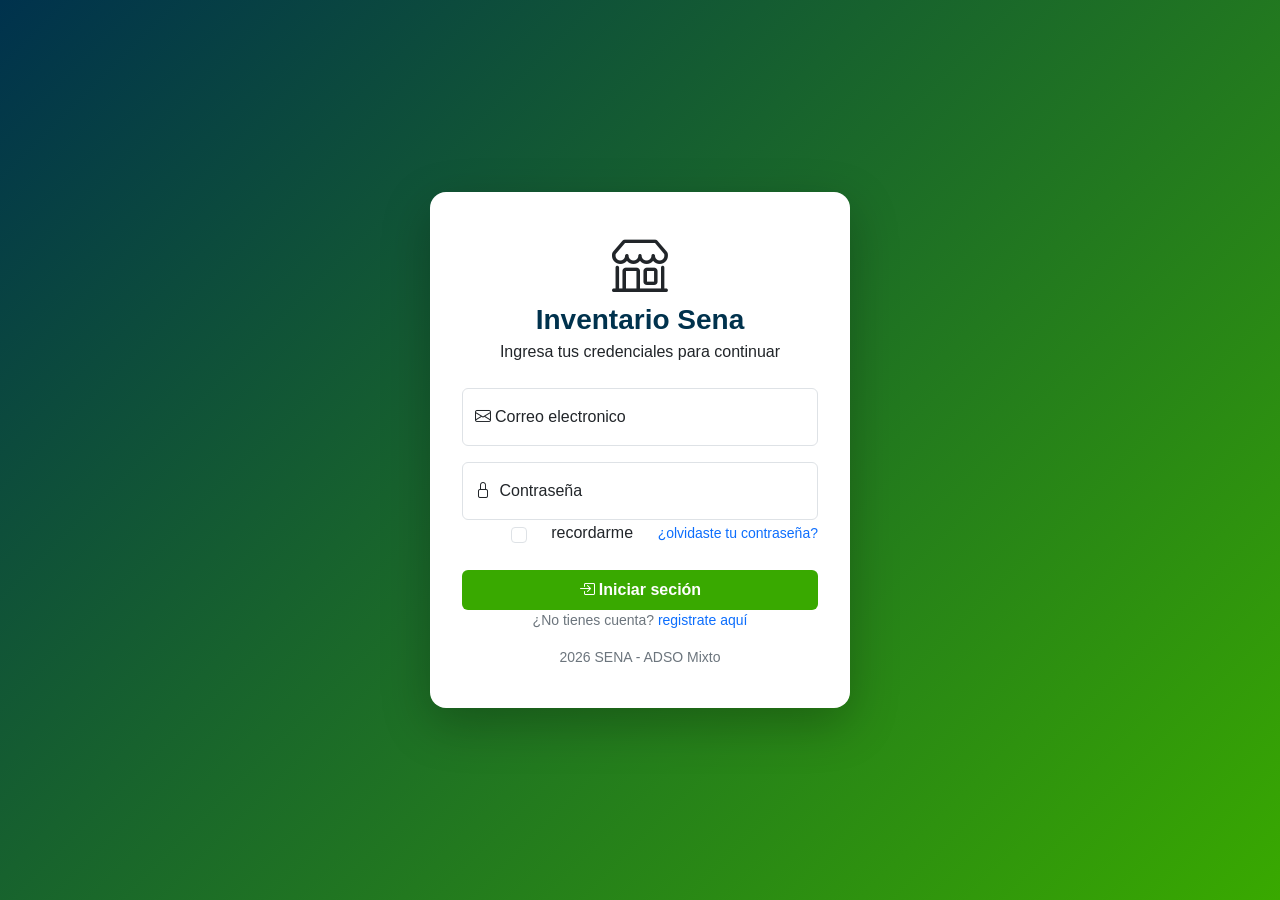
<file: index.html>
<!DOCTYPE html>
<html lang="es">
<head>
    <meta charset="UTF-8">
    <meta name="viewport" content="width=device-width, initial-scale=1.0">
    <title>Iniciar sesion Inventario ADSO</title>
    <!--css de botsrap 5.3.3 desde url predeterminada-->
    <link href="https://cdn.jsdelivr.net/npm/bootstrap@5.3.3/dist/css/bootstrap.min.css" rel="stylesheet">
    <!--libreria de iconos de Bootstrap--> 
    <link href="http://cdn.jsdelivr.net/npm/bootstrap-icons@1.11.3/font/bootstrap-icons.min.css" rel="stylesheet">
    <link href="css/estilo.css" rel="stylesheet"><!--llama los estilos personalizados -->
</head>
<body class="login-fondo">

    <main class="login-card"><!--contenido principal de la pagina-->
        <header class="login-encabezado"><!--encabezado del login-->
            <!--icono de la tienda-->
            <i class="bi bi-shop display-4 text-sena"></i>
            <h1 class="h3 fw-bold">Inventario Sena</h1>
            <p class="text-secundary mb-0">Ingresa tus credenciales para continuar</p>

        </header>

        <form action="dashboard.html" method="get">
        <!--form permite contenido de un formulario cuando se envia nos lleva a la ruta method nos envia la informacion con get-->
        <div class="form-floating mb-3"><!--permite agrupar un contenido en un contenedor-->
            
            <input type="email" class="form-control" id="correo" placeholder="sena@correo.com"required><!--type obliga que tenga el @, placeholder es el texto del ejemplo required es un campo obligatorio-->
            <label for="correo"><i class="bi bi-envelope me-1"></i>Correo electronico</label><!--etiqueta de texto que con el for conecta con el input-->


        </div>
        <div class="form-floating md-3">
        <input type="password" class="form-control" id="clave" placeholder="minimo 6 caracteres" minilength="6" required>
        <label for="clave"><i class="bi bi-lock me-1"></i> Contraseña</label> 
        <!--type=pasword oculta lo que escribes, minlenght exige al menos 6 caracteres-->
        </div>
        <div class="d-flex justify-content-between align-items-center mb-4">
            <div class="form-check"></div class>
            <input class="form-check-input" type="checkbox" id="recordarme">
            <label class="form-check-label" for="recordarme">recordarme</label>
        <a href="#" class="small text-decoration-none"> ¿olvidaste tu contraseña?</a> 
    </div>
        <button type="submit" class="btn btn-sena w-100 py-2 fw-semibold">
            <i class="bi bi-box-arrow-in-right me-1"></i>Iniciar seción</button><!--envia el formulario antes revisa los campos required email y minlengt-->
    </form><!--cierra el formulario-->

    <p class="login-pie">¿No tienes cuenta?<a href="registro.html" class="text-decoration-none"> registrate aquí</a> </p>
    <footer class="login-pie"> 2026 SENA - ADSO Mixto</footer><!--pie de pagina-->


    </main>
    
</body>
</html>
</file>
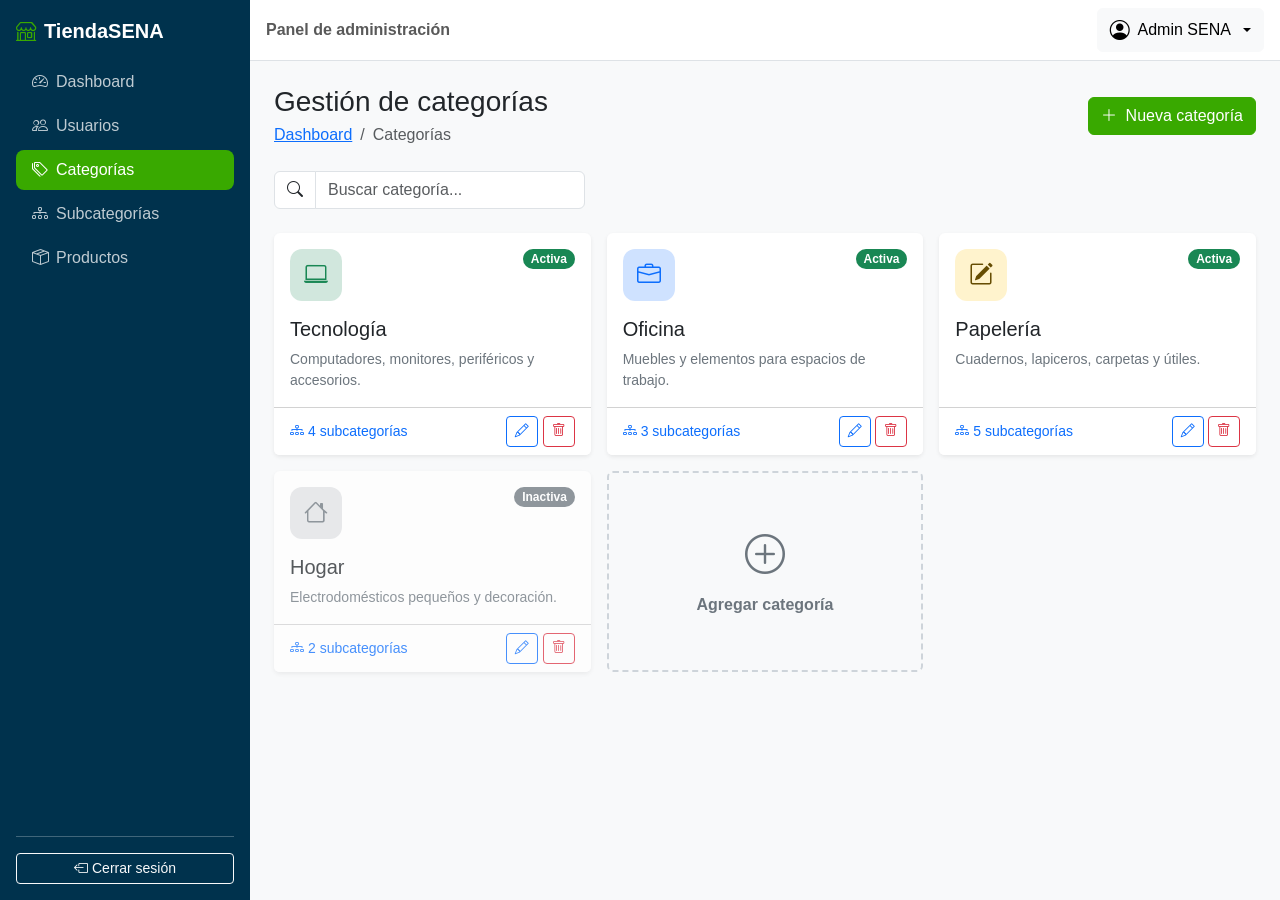
<file: categorias.html>
<!DOCTYPE html> <!-- Documento HTML5. -->
<!-- Raíz en español. -->
<html lang="es">
<!-- Abre la cabecera. -->
<head>
    <!-- Codificación UTF-8. -->
    <meta charset="UTF-8">
    <!-- Diseño adaptable. -->
    <meta name="viewport" content="width=device-width, initial-scale=1.0">
    <!-- Título de la pestaña. Cambia en cada módulo. -->
    <title>Categorías | TiendaSENA</title>
    <!-- CSS de Bootstrap. -->
    <link href="https://cdn.jsdelivr.net/npm/bootstrap@5.3.3/dist/css/bootstrap.min.css" rel="stylesheet">
    <!-- Íconos. -->
    <link href="https://cdn.jsdelivr.net/npm/bootstrap-icons@1.11.3/font/bootstrap-icons.min.css" rel="stylesheet">
    <!-- Nuestros estilos (después de Bootstrap). -->
    <link href="css/estilos.css" rel="stylesheet">
<!-- Cierra la cabecera. -->
</head>
<!-- Fondo gris muy claro para que las tarjetas blancas resalten. -->
<body class="bg-body-tertiary">

    <!-- ===================== MENÚ LATERAL ===================== -->
    <!-- offcanvas-lg: en pantallas menores a lg es un panel oculto que se desliza; desde lg se muestra normal. offcanvas-start lo hace salir por la izquierda. sidebar es nuestra clase. El id lo usa el botón que lo abre. -->
    <aside class="offcanvas-lg offcanvas-start sidebar" tabindex="-1" id="menuLateral" aria-labelledby="tituloMenu">
        <!-- Encabezado del panel; Bootstrap solo lo muestra en celular. -->
        <div class="offcanvas-header border-bottom border-secondary">
            <!-- Nombre del sistema en el panel móvil. -->
            <h5 class="offcanvas-title" id="tituloMenu"><i class="bi bi-shop me-2"></i>TiendaSENA</h5>
            <!-- Botón “X” blanco que cierra el panel. data-bs-target indica cuál panel cerrar. -->
            <button type="button" class="btn-close btn-close-white" data-bs-dismiss="offcanvas" data-bs-target="#menuLateral" aria-label="Cerrar menú"></button>
        <!-- Cierra el encabezado móvil. -->
        </div>
        <!-- Cuerpo del menú: Flexbox en columna para apilar logo, enlaces y botón de salida. -->
        <div class="offcanvas-body d-flex flex-column p-3">
            <!-- Logo que solo se ve en computador (d-none d-lg-flex): en celular ya está en el encabezado del panel. Al hacer clic vuelve al dashboard. -->
            <a href="dashboard.html" class="d-none d-lg-flex align-items-center mb-3 text-white text-decoration-none fs-5 fw-bold">
                <!-- Ícono verde y nombre. -->
                <i class="bi bi-shop me-2 text-sena"></i> TiendaSENA
            <!-- Cierra el logo. -->
            </a>
            <!-- Lista de navegación en columna (flex-column). nav-pills da forma de “píldora” al enlace activo. mb-auto empuja lo que sigue hasta el fondo. -->
            <ul class="nav nav-pills flex-column mb-auto">
                <!-- Enlace al dashboard. active lo resalta en verde y aria-current="page" avisa a los lectores de pantalla que es la página actual. **En cada módulo, el active pasa a su propio enlace.** -->
                <li class="nav-item"><a href="dashboard.html" class="nav-link"><i class="bi bi-speedometer2 me-2"></i>Dashboard</a></li>
                <!-- Enlace al módulo de usuarios (clase 5). -->
                <li class="nav-item"><a href="usuarios.html" class="nav-link"><i class="bi bi-people me-2"></i>Usuarios</a></li>
                <!-- Enlace a categorías (clase 6). -->
                <li class="nav-item"><a href="categorias.html" class="nav-link active" aria-current="page"><i class="bi bi-tags me-2"></i>Categorías</a></li>
                <!-- Enlace a subcategorías (clase 7). -->
                <li class="nav-item"><a href="subcategorias.html" class="nav-link"><i class="bi bi-diagram-3 me-2"></i>Subcategorías</a></li>
                <!-- Enlace a productos (clase 8). -->
                <li class="nav-item"><a href="productos.html" class="nav-link"><i class="bi bi-box-seam me-2"></i>Productos</a></li>
            <!-- Cierra la lista de navegación. -->
            </ul>
            <!-- Línea divisoria. -->
            <hr>
            <!-- Botón que vuelve al login (index.html): así “se cierra la sesión” en el prototipo. -->
            <a href="index.html" class="btn btn-outline-light btn-sm"><i class="bi bi-box-arrow-left me-1"></i>Cerrar sesión</a>
        <!-- Cierra el cuerpo del menú. -->
        </div>
    <!-- Cierra el menú lateral. -->
    </aside>

    <!-- ===================== ZONA DERECHA ===================== -->
    <!-- Nuestra clase contenido aplica el margin-left en computador. -->
    <div class="contenido">

        <!-- Barra superior -->
        <!-- Barra blanca con borde inferior. sticky-top la deja pegada arriba al hacer scroll. -->
        <nav class="navbar bg-white border-bottom px-3 sticky-top">
            <!-- Botón para abrir el menú en celular. d-lg-none lo oculta en computador (allá el menú siempre se ve). data-bs-toggle="offcanvas" + data-bs-target="#menuLateral" abren el panel. -->
            <button class="btn btn-outline-secondary d-lg-none" type="button" data-bs-toggle="offcanvas" data-bs-target="#menuLateral" aria-controls="menuLateral" aria-label="Abrir menú">
                <!-- Ícono de “hamburguesa”. -->
                <i class="bi bi-list"></i>
            <!-- Cierra el botón. -->
            </button>
            <!-- Texto de la barra; se oculta en celulares muy pequeños (d-none d-sm-inline). -->
            <span class="navbar-text fw-semibold d-none d-sm-inline">Panel de administración</span>
            <!-- Menú desplegable del usuario; ms-auto lo empuja a la derecha. -->
            <div class="dropdown ms-auto">
                <!-- Botón que abre el desplegable. dropdown-toggle dibuja la flechita; data-bs-toggle="dropdown" lo hace funcionar. -->
                <button class="btn btn-light dropdown-toggle d-flex align-items-center gap-2" type="button" data-bs-toggle="dropdown" aria-expanded="false">
                    <!-- Ícono de usuario. -->
                    <i class="bi bi-person-circle fs-5"></i>
                    <!-- Nombre del usuario, visible desde tablet. -->
                    <span class="d-none d-md-inline">Admin SENA</span>
                <!-- Cierra el botón. -->
                </button>
                <!-- Lista de opciones. dropdown-menu-end la alinea a la derecha para que no se salga de la pantalla. -->
                <ul class="dropdown-menu dropdown-menu-end shadow">
                    <!-- Encabezado no clicable dentro del menú. -->
                    <li><h6 class="dropdown-header">admin@sena.edu.co</h6></li>
                    <!-- Opción del menú (pantalla aún no construida). -->
                    <li><a class="dropdown-item" href="#"><i class="bi bi-person me-2"></i>Mi perfil</a></li>
                    <!-- Línea separadora. -->
                    <li><hr class="dropdown-divider"></li>
                    <!-- Otra forma de salir, en rojo (text-danger). -->
                    <li><a class="dropdown-item text-danger" href="index.html"><i class="bi bi-box-arrow-left me-2"></i>Cerrar sesión</a></li>
                <!-- Cierra la lista. -->
                </ul>
            <!-- Cierra el desplegable. -->
            </div>
        <!-- Cierra la barra superior. -->
        </nav>

        <!-- Contenido de la página -->
        <!-- Relleno 3 en celular y 4 desde tablet. -->
        <main class="p-3 p-md-4">
<!-- INICIO CONTENIDO -->
            <!-- Encabezado del módulo -->
            <!-- Flexbox con salto de línea en celular. -->
            <div class="d-flex flex-wrap justify-content-between align-items-center gap-2 mb-4">
                <!-- Bloque del título. -->
                <div>
                    <!-- Título. -->
                    <h1 class="h3 mb-1">Gestión de categorías</h1>
                    <!-- Migas de pan. -->
                    <nav aria-label="breadcrumb">
                        <!-- Lista de migas. -->
                        <ol class="breadcrumb mb-0 small">
                            <!-- Enlace al dashboard. -->
                            <li class="breadcrumb-item"><a href="dashboard.html">Dashboard</a></li>
                            <!-- Página actual. -->
                            <li class="breadcrumb-item active" aria-current="page">Categorías</li>
                        <!-- Cierra la lista. -->
                        </ol>
                    <!-- Cierra las migas. -->
                    </nav>
                <!-- Cierra el bloque. -->
                </div>
                <!-- Abre el modal #modalCategoria. -->
                <button type="button" class="btn btn-sena" data-bs-toggle="modal" data-bs-target="#modalCategoria">
                    <!-- Ícono “+” y texto. -->
                    <i class="bi bi-plus-lg me-1"></i> Nueva categoría
                <!-- Cierra el botón. -->
                </button>
            <!-- Cierra el encabezado. -->
            </div>

            <!-- Buscador -->
            <!-- Fila de la rejilla. -->
            <div class="row mb-4">
                <!-- El buscador no ocupa todo el ancho en pantallas grandes. -->
                <div class="col-md-6 col-lg-4">
                    <!-- Grupo de entrada. -->
                    <div class="input-group">
                        <!-- Lupa con fondo blanco. -->
                        <span class="input-group-text bg-white"><i class="bi bi-search"></i></span>
                        <!-- Campo de búsqueda. -->
                        <input type="search" class="form-control" placeholder="Buscar categoría..." aria-label="Buscar categoría">
                    <!-- Cierra el grupo. -->
                    </div>
                <!-- Cierra la columna. -->
                </div>
            <!-- Cierra la fila. -->
            </div>

            <!-- Rejilla de tarjetas -->
            <!-- 1 tarjeta por fila en celular, 2 en tablet y 3 en pantallas grandes. g-3 = espacio entre ellas. -->
            <div class="row row-cols-1 row-cols-md-2 row-cols-xl-3 g-3">
                <!-- Categoría 1. -->
                <div class="col">
                    <!-- Tarjeta; h-100 iguala las alturas de la fila. -->
                    <div class="card border-0 shadow-sm h-100">
                        <!-- Cuerpo. -->
                        <div class="card-body">
                            <!-- Fila superior: ícono a la izquierda, estado a la derecha. -->
                            <div class="d-flex justify-content-between align-items-start mb-3">
                                <!-- Reutilizamos icono-kpi del dashboard. -->
                                <div class="icono-kpi bg-success-subtle text-success"><i class="bi bi-laptop"></i></div>
                                <!-- Estado. -->
                                <span class="badge rounded-pill text-bg-success">Activa</span>
                            <!-- Cierra la fila superior. -->
                            </div>
                            <!-- Nombre de la categoría. -->
                            <h2 class="h5 card-title">Tecnología</h2>
                            <!-- Descripción. -->
                            <p class="card-text text-secondary small mb-0">Computadores, monitores, periféricos y accesorios.</p>
                        <!-- Cierra el cuerpo. -->
                        </div>
                        <!-- Pie: enlace a la izquierda y acciones a la derecha. -->
                        <div class="card-footer bg-white d-flex justify-content-between align-items-center">
                            <!-- Enlace entre módulos: lleva a las subcategorías de esta categoría. -->
                            <a href="subcategorias.html" class="small text-decoration-none"><i class="bi bi-diagram-3 me-1"></i>4 subcategorías</a>
                            <!-- Acciones sin salto de línea. -->
                            <div class="text-nowrap">
                                <!-- Editar: abre el mismo modal del formulario. -->
                                <button type="button" class="btn btn-sm btn-outline-primary" data-bs-toggle="modal" data-bs-target="#modalCategoria" title="Editar"><i class="bi bi-pencil"></i></button>
                                <!-- Eliminar: abre la confirmación. -->
                                <button type="button" class="btn btn-sm btn-outline-danger" data-bs-toggle="modal" data-bs-target="#modalEliminar" title="Eliminar"><i class="bi bi-trash"></i></button>
                            <!-- Cierra las acciones. -->
                            </div>
                        <!-- Cierra el pie. -->
                        </div>
                    <!-- Cierra la tarjeta. -->
                    </div>
                <!-- Cierra la categoría 1. -->
                </div>
                <!-- Categoría 2 (misma estructura). -->
                <div class="col">
                    <!-- Tarjeta. -->
                    <div class="card border-0 shadow-sm h-100">
                        <!-- Cuerpo. -->
                        <div class="card-body">
                            <!-- Fila superior. -->
                            <div class="d-flex justify-content-between align-items-start mb-3">
                                <!-- Ícono de maletín. -->
                                <div class="icono-kpi bg-primary-subtle text-primary"><i class="bi bi-briefcase"></i></div>
                                <!-- Estado. -->
                                <span class="badge rounded-pill text-bg-success">Activa</span>
                            <!-- Cierra la fila. -->
                            </div>
                            <!-- Nombre. -->
                            <h2 class="h5 card-title">Oficina</h2>
                            <!-- Descripción. -->
                            <p class="card-text text-secondary small mb-0">Muebles y elementos para espacios de trabajo.</p>
                        <!-- Cierra el cuerpo. -->
                        </div>
                        <!-- Pie. -->
                        <div class="card-footer bg-white d-flex justify-content-between align-items-center">
                            <!-- Enlace a subcategorías. -->
                            <a href="subcategorias.html" class="small text-decoration-none"><i class="bi bi-diagram-3 me-1"></i>3 subcategorías</a>
                            <!-- Acciones. -->
                            <div class="text-nowrap">
                                <!-- Editar. -->
                                <button type="button" class="btn btn-sm btn-outline-primary" data-bs-toggle="modal" data-bs-target="#modalCategoria" title="Editar"><i class="bi bi-pencil"></i></button>
                                <!-- Eliminar. -->
                                <button type="button" class="btn btn-sm btn-outline-danger" data-bs-toggle="modal" data-bs-target="#modalEliminar" title="Eliminar"><i class="bi bi-trash"></i></button>
                            <!-- Cierra las acciones. -->
                            </div>
                        <!-- Cierra el pie. -->
                        </div>
                    <!-- Cierra la tarjeta. -->
                    </div>
                <!-- Cierra la categoría 2. -->
                </div>
                <!-- Categoría 3. -->
                <div class="col">
                    <!-- Tarjeta. -->
                    <div class="card border-0 shadow-sm h-100">
                        <!-- Cuerpo. -->
                        <div class="card-body">
                            <!-- Fila superior. -->
                            <div class="d-flex justify-content-between align-items-start mb-3">
                                <!-- Ícono de papelería. -->
                                <div class="icono-kpi bg-warning-subtle text-warning-emphasis"><i class="bi bi-pencil-square"></i></div>
                                <!-- Estado. -->
                                <span class="badge rounded-pill text-bg-success">Activa</span>
                            <!-- Cierra la fila. -->
                            </div>
                            <!-- Nombre. -->
                            <h2 class="h5 card-title">Papelería</h2>
                            <!-- Descripción. -->
                            <p class="card-text text-secondary small mb-0">Cuadernos, lapiceros, carpetas y útiles.</p>
                        <!-- Cierra el cuerpo. -->
                        </div>
                        <!-- Pie. -->
                        <div class="card-footer bg-white d-flex justify-content-between align-items-center">
                            <!-- Enlace a subcategorías. -->
                            <a href="subcategorias.html" class="small text-decoration-none"><i class="bi bi-diagram-3 me-1"></i>5 subcategorías</a>
                            <!-- Acciones. -->
                            <div class="text-nowrap">
                                <!-- Editar. -->
                                <button type="button" class="btn btn-sm btn-outline-primary" data-bs-toggle="modal" data-bs-target="#modalCategoria" title="Editar"><i class="bi bi-pencil"></i></button>
                                <!-- Eliminar. -->
                                <button type="button" class="btn btn-sm btn-outline-danger" data-bs-toggle="modal" data-bs-target="#modalEliminar" title="Eliminar"><i class="bi bi-trash"></i></button>
                            <!-- Cierra las acciones. -->
                            </div>
                        <!-- Cierra el pie. -->
                        </div>
                    <!-- Cierra la tarjeta. -->
                    </div>
                <!-- Cierra la categoría 3. -->
                </div>
                <!-- Categoría 4 (inactiva). -->
                <div class="col">
                    <!-- opacity-75 la ve un poco transparente: comunica que está inactiva. -->
                    <div class="card border-0 shadow-sm h-100 opacity-75">
                        <!-- Cuerpo. -->
                        <div class="card-body">
                            <!-- Fila superior. -->
                            <div class="d-flex justify-content-between align-items-start mb-3">
                                <!-- Ícono gris. -->
                                <div class="icono-kpi bg-secondary-subtle text-secondary"><i class="bi bi-house"></i></div>
                                <!-- Estado inactivo en gris. -->
                                <span class="badge rounded-pill text-bg-secondary">Inactiva</span>
                            <!-- Cierra la fila. -->
                            </div>
                            <!-- Nombre. -->
                            <h2 class="h5 card-title">Hogar</h2>
                            <!-- Descripción. -->
                            <p class="card-text text-secondary small mb-0">Electrodomésticos pequeños y decoración.</p>
                        <!-- Cierra el cuerpo. -->
                        </div>
                        <!-- Pie. -->
                        <div class="card-footer bg-white d-flex justify-content-between align-items-center">
                            <!-- Enlace. -->
                            <a href="subcategorias.html" class="small text-decoration-none"><i class="bi bi-diagram-3 me-1"></i>2 subcategorías</a>
                            <!-- Acciones. -->
                            <div class="text-nowrap">
                                <!-- Editar. -->
                                <button type="button" class="btn btn-sm btn-outline-primary" data-bs-toggle="modal" data-bs-target="#modalCategoria" title="Editar"><i class="bi bi-pencil"></i></button>
                                <!-- Eliminar. -->
                                <button type="button" class="btn btn-sm btn-outline-danger" data-bs-toggle="modal" data-bs-target="#modalEliminar" title="Eliminar"><i class="bi bi-trash"></i></button>
                            <!-- Cierra las acciones. -->
                            </div>
                        <!-- Cierra el pie. -->
                        </div>
                    <!-- Cierra la tarjeta. -->
                    </div>
                <!-- Cierra la categoría 4. -->
                </div>
                <!-- Última celda: la tarjeta para agregar. -->
                <div class="col">
                    <!-- Un <button> con aspecto de tarjeta (card + nuestra tarjeta-agregar). Flexbox en columna centra el contenido. También abre el modal. -->
                    <button type="button" class="card tarjeta-agregar w-100 h-100 d-flex flex-column align-items-center justify-content-center" data-bs-toggle="modal" data-bs-target="#modalCategoria">
                        <!-- Ícono “+” grande. -->
                        <i class="bi bi-plus-circle fs-1"></i>
                        <!-- Texto. -->
                        <span class="fw-semibold mt-2">Agregar categoría</span>
                    <!-- Cierra el botón-tarjeta. -->
                    </button>
                <!-- Cierra la celda. -->
                </div>
            <!-- Cierra la rejilla. -->
            </div>

            <!-- Modal: crear / editar categoría -->
            <!-- Modal oculto. -->
            <div class="modal fade" id="modalCategoria" tabindex="-1" aria-labelledby="tituloModalCategoria" aria-hidden="true">
                <!-- Tamaño normal, centrado. -->
                <div class="modal-dialog modal-dialog-centered">
                    <!-- Contenido. -->
                    <div class="modal-content">
                        <!-- Encabezado. -->
                        <div class="modal-header">
                            <!-- Título. -->
                            <h2 class="modal-title fs-5" id="tituloModalCategoria"><i class="bi bi-tag me-2"></i>Datos de la categoría</h2>
                            <!-- Cerrar. -->
                            <button type="button" class="btn-close" data-bs-dismiss="modal" aria-label="Cerrar"></button>
                        <!-- Cierra el encabezado. -->
                        </div>
                        <!-- Cuerpo. -->
                        <div class="modal-body">
                            <!-- Formulario de una sola columna. -->
                            <form>
                                <!-- Grupo con margen inferior. -->
                                <div class="mb-3">
                                    <!-- Etiqueta. -->
                                    <label for="catNombre" class="form-label">Nombre</label>
                                    <!-- maxlength="50" impide escribir más de 50 caracteres. -->
                                    <input type="text" class="form-control" id="catNombre" placeholder="Ej: Tecnología" maxlength="50" required>
                                <!-- Cierra el grupo. -->
                                </div>
                                <!-- Grupo. -->
                                <div class="mb-3">
                                    <!-- Etiqueta. -->
                                    <label for="catDescripcion" class="form-label">Descripción</label>
                                    <!-- Área de texto de 3 líneas con estilo form-control. -->
                                    <textarea class="form-control" id="catDescripcion" rows="3" placeholder="¿Qué productos incluye?"></textarea>
                                <!-- Cierra el grupo. -->
                                </div>
                                <!-- Grupo de selección de color. -->
                                <div class="mb-3">
                                    <!-- Etiqueta general (d-block la pone en su propia línea). -->
                                    <span class="form-label d-block">Color de la tarjeta</span>
                                    <!-- btn-check oculta el botón de opción (radio)… Todos comparten name="catColor", así solo uno puede estar marcado. -->
                                    <input type="radio" class="btn-check" name="catColor" id="colorVerde" checked>
                                    <!-- …y su label se ve como botón. Al marcarlo, el botón se rellena. -->
                                    <label class="btn btn-outline-success btn-sm" for="colorVerde">Verde</label>
                                    <!-- Segunda opción. -->
                                    <input type="radio" class="btn-check" name="catColor" id="colorAzul">
                                    <!-- Botón azul. -->
                                    <label class="btn btn-outline-primary btn-sm" for="colorAzul">Azul</label>
                                    <!-- Tercera opción. -->
                                    <input type="radio" class="btn-check" name="catColor" id="colorAmarillo">
                                    <!-- Botón amarillo. -->
                                    <label class="btn btn-outline-warning btn-sm" for="colorAmarillo">Amarillo</label>
                                <!-- Cierra el grupo. -->
                                </div>
                                <!-- Interruptor de estado. -->
                                <div class="form-check form-switch">
                                    <!-- Encendido por defecto. -->
                                    <input class="form-check-input" type="checkbox" role="switch" id="catActiva" checked>
                                    <!-- Etiqueta. -->
                                    <label class="form-check-label" for="catActiva">Categoría activa</label>
                                <!-- Cierra el interruptor. -->
                                </div>
                            <!-- Cierra el formulario. -->
                            </form>
                        <!-- Cierra el cuerpo. -->
                        </div>
                        <!-- Pie. -->
                        <div class="modal-footer">
                            <!-- Cancelar. -->
                            <button type="button" class="btn btn-secondary" data-bs-dismiss="modal">Cancelar</button>
                            <!-- Guardar (en el prototipo solo cierra). -->
                            <button type="button" class="btn btn-sena" data-bs-dismiss="modal"><i class="bi bi-save me-1"></i>Guardar</button>
                        <!-- Cierra el pie. -->
                        </div>
                    <!-- Cierra el contenido. -->
                    </div>
                <!-- Cierra el diálogo. -->
                </div>
            <!-- Cierra el modal. -->
            </div>

            <!-- Modal: confirmar eliminación -->
            <!-- Modal de confirmación. -->
            <div class="modal fade" id="modalEliminar" tabindex="-1" aria-labelledby="tituloModalEliminar" aria-hidden="true">
                <!-- Pequeño y centrado. -->
                <div class="modal-dialog modal-dialog-centered modal-sm">
                    <!-- Contenido. -->
                    <div class="modal-content">
                        <!-- Cuerpo centrado. -->
                        <div class="modal-body text-center p-4">
                            <!-- Ícono de advertencia. -->
                            <i class="bi bi-exclamation-triangle text-danger display-5"></i>
                            <!-- Pregunta. -->
                            <h2 class="h5 mt-3" id="tituloModalEliminar">¿Eliminar esta categoría?</h2>
                            <!-- Avisa la consecuencia en cadena (relación categoría → subcategoría). -->
                            <p class="text-secondary small mb-0">También se eliminarán sus subcategorías.</p>
                        <!-- Cierra el cuerpo. -->
                        </div>
                        <!-- Pie centrado. -->
                        <div class="modal-footer justify-content-center border-0 pt-0">
                            <!-- Cancelar. -->
                            <button type="button" class="btn btn-light" data-bs-dismiss="modal">Cancelar</button>
                            <!-- Confirmar. -->
                            <button type="button" class="btn btn-danger" data-bs-dismiss="modal">Sí, eliminar</button>
                        <!-- Cierra el pie. -->
                        </div>
                    <!-- Cierra el contenido. -->
                    </div>
                <!-- Cierra el diálogo. -->
                </div>
            <!-- Cierra el modal. -->
            </div>
<!-- FIN CONTENIDO -->
        <!-- Cierra el contenido. -->
        </main>
    <!-- Cierra la zona derecha. -->
    </div>

    <!-- JavaScript de Bootstrap: necesario para el menú deslizable, el desplegable del usuario y los modales. -->
    <script src="https://cdn.jsdelivr.net/npm/bootstrap@5.3.3/dist/js/bootstrap.bundle.min.js"></script>
<!-- Cierra el cuerpo. -->
</body>
<!-- Cierra el documento. -->
</html>
</file>
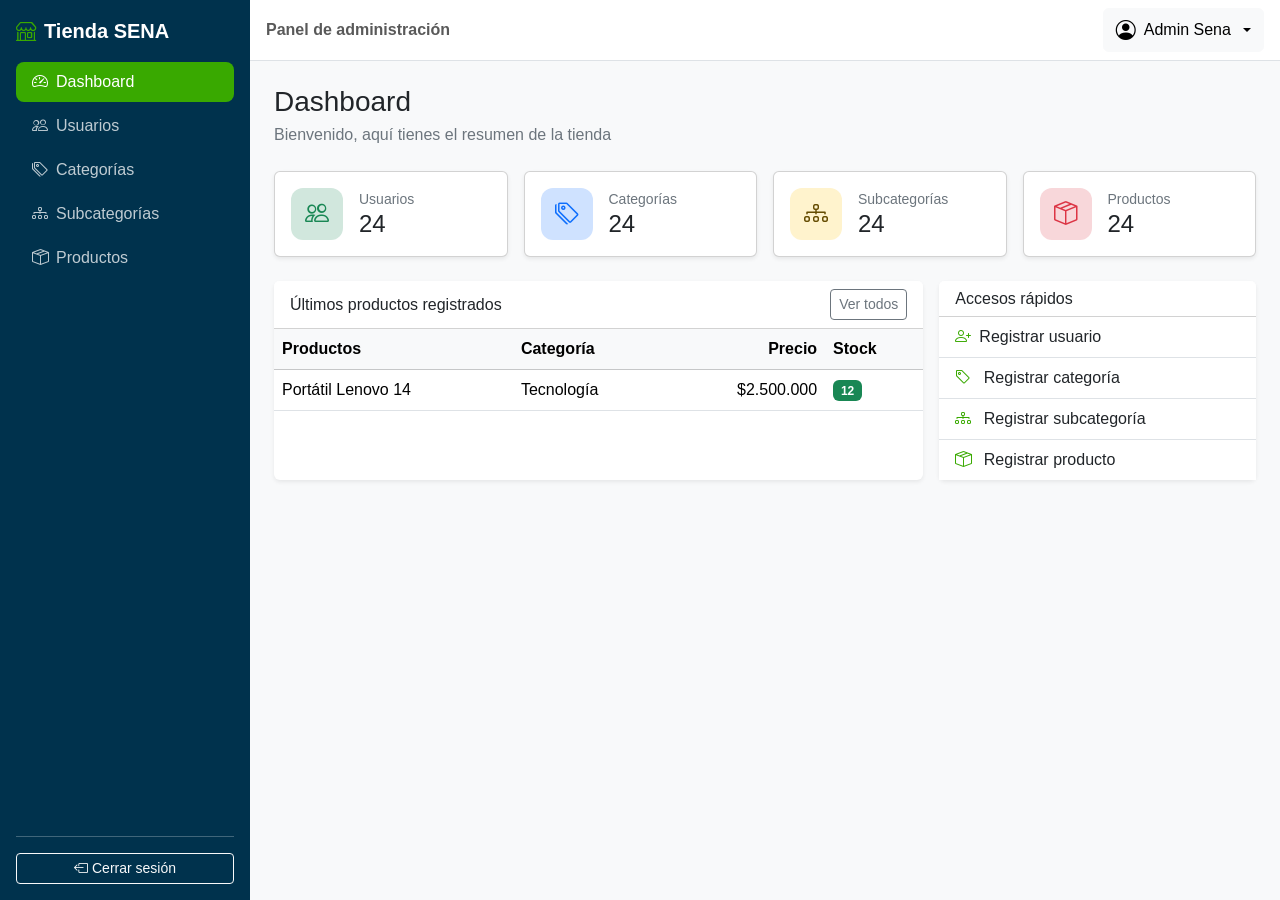
<file: dashboard.html>
<!DOCTYPE html>
<html lang="es">
<head>
    <meta charset="UTF-8">
    <meta name="viewport" content="width=device-width, initial-scale=1.0">
    <title>Dashboard | Inventario ADSO</title>
    <link href="https://cdn.jsdelivr.net/npm/bootstrap@5.3.3/dist/css/bootstrap.min.css" rel="stylesheet">
    <link href="https://cdn.jsdelivr.net/npm/bootstrap-icons@1.11.3/font/bootstrap-icons.min.css" rel="stylesheet">
    <link href="css/estilos.css" rel="stylesheet">
</head>
<body class="bg-body-tertiary">
    <aside class="offcanvas-lg offcanvas-start sidebar" tabindex="-1" id="menuLateral" aria-labelledby="tituloMenu">
        <div class="offcanvas-header border-bottom border-secondary">
            <h5 class="offcanvas-title" id="tituloMenu">
                <i class="bi bi-shop me-2"></i>Tienda SENA
            </h5>
            <button type="button" class="btn-close btn-close-white" data-bs-dismiss="offcanvas" data-bs-target="#menuLateral" aria-label="Cerrar menú"></button>
        </div>

        <div class="offcanvas-body flex-column p-3">
            <a href="dashboard.html" class="d-none d-lg-flex align-items-center mb-3 text-white text-decoration-none fs-5 fw-bold">
                <i class="bi bi-shop me-2 text-sena"></i>Tienda SENA
            </a>

            <ul class="nav nav-pills flex-column mb-auto">
                <li class="nav-item">
                    <a href="dashboard.html" class="nav-link active" aria-current="page">
                        <i class="bi bi-speedometer2 me-2"></i>Dashboard
                    </a>
                </li>
                <li class="nav-item">
                    <a href="usuarios.html" class="nav-link">
                        <i class="bi bi-people me-2"></i>Usuarios
                    </a>
                </li>
                <li class="nav-item">
                    <a href="categorias.html" class="nav-link">
                        <i class="bi bi-tags me-2"></i>Categorías
                    </a>
                </li>
                <li class="nav-item">
                    <a href="subcategorias.html" class="nav-link">
                        <i class="bi bi-diagram-3 me-2"></i>Subcategorías
                    </a>
                </li>
                <li class="nav-item">
                    <a href="productos.html" class="nav-link">
                        <i class="bi bi-box-seam me-2"></i>Productos
                    </a>
                </li>
            </ul>

            <hr>
            <a href="index.html" class="btn btn-outline-light btn-sm">
                <i class="bi bi-box-arrow-left me-1"></i>Cerrar sesión
            </a>
        </div>
    </aside>

    <div class="contenido">
        <nav class="navbar bg-white border-bottom px-3 sticky-top">
            <button class="btn btn-outline-secondary d-lg-none" type="button" data-bs-toggle="offcanvas" data-bs-target="#menuLateral" aria-controls="menuLateral" aria-label="Abrir menú">
                <i class="bi bi-list"></i>
            </button>
            <span class="navbar-text fw-semibold d-none d-sm-inline">Panel de administración</span>

            <div class="dropdown ms-auto">
                <button class="btn btn-light dropdown-toggle d-flex align-items-center gap-2" type="button" data-bs-toggle="dropdown" aria-expanded="false">
                    <i class="bi bi-person-circle fs-5"></i>
                    <span class="d-none d-md-inline">Admin Sena</span>
                </button>
                <ul class="dropdown-menu dropdown-menu-end shadow">
                    <li><h6 class="dropdown-header">admin@sena.edu.co</h6></li>
                    <li><a class="dropdown-item" href="#"><i class="bi bi-person me-2"></i>Mi perfil</a></li>
                    <li><hr class="dropdown-divider"></li>
                    <li><a class="dropdown-item text-danger" href="index.html"><i class="bi bi-box-arrow-left me-2"></i>Cerrar sesión</a></li>
                </ul>
            </div>
        </nav>

        <main class="p-3 p-md-4">
            <div class="mb-4">
                <h1 class="h3 mb-1">Dashboard</h1>
                <p class="text-secondary mb-0">Bienvenido, aquí tienes el resumen de la tienda</p>
            </div>

            <div class="row row-cols-1 row-cols-sm-2 row-cols-xl-4 g-3 mb-4">
                <div class="col">
                    <div class="card tarjetas-kpi shadow-sm h-100">
                        <div class="card-body d-flex align-items-center gap-3">
                            <div class="icono-kpi bg-success-subtle text-success">
                                <i class="bi bi-people"></i>
                            </div>
                            <div>
                                <p class="text-secondary small mb-0">Usuarios</p>
                                <h2 class="h4 mb-0">24</h2>
                            </div>
                            <a href="usuarios.html" class="stretched-link" aria-label="Ir a usuarios"></a>
                        </div>
                    </div>
                </div>

                <div class="col">
                    <div class="card tarjetas-kpi shadow-sm h-100">
                        <div class="card-body d-flex align-items-center gap-3">
                            <div class="icono-kpi bg-primary-subtle text-primary">
                                <i class="bi bi-tags"></i>
                            </div>
                            <div>
                                <p class="text-secondary small mb-0">Categorías</p>
                                <h2 class="h4 mb-0">24</h2>
                            </div>
                            <a href="categorias.html" class="stretched-link" aria-label="Ir a categorías"></a>
                        </div>
                    </div>
                </div>

                <div class="col">
                    <div class="card tarjetas-kpi shadow-sm h-100">
                        <div class="card-body d-flex align-items-center gap-3">
                            <div class="icono-kpi bg-warning-subtle text-warning-emphasis">
                                <i class="bi bi-diagram-3"></i>
                            </div>
                            <div>
                                <p class="text-secondary small mb-0">Subcategorías</p>
                                <h2 class="h4 mb-0">24</h2>
                            </div>
                            <a href="subcategorias.html" class="stretched-link" aria-label="Ir a subcategorías"></a>
                        </div>
                    </div>
                </div>

                <div class="col">
                    <div class="card tarjetas-kpi shadow-sm h-100">
                        <div class="card-body d-flex align-items-center gap-3">
                            <div class="icono-kpi bg-danger-subtle text-danger">
                                <i class="bi bi-box-seam"></i>
                            </div>
                            <div>
                                <p class="text-secondary small mb-0">Productos</p>
                                <h2 class="h4 mb-0">24</h2>
                            </div>
                            <a href="productos.html" class="stretched-link" aria-label="Ir a productos"></a>
                        </div>
                    </div>
                </div>
            </div>

            <div class="row g-3">
                <div class="col-lg-8">
                    <div class="card border-0 shadow-sm h-100">
                        <div class="card-header bg-white d-flex justify-content-between align-items-center">
                            <h2 class="h6 mb-0">Últimos productos registrados</h2>
                            <a href="productos.html" class="btn btn-sm btn-outline-secondary">Ver todos</a>
                        </div>
                        <div class="table-responsive">
                            <table class="table table-hover align-middle mb-0">
                                <thead class="table-light">
                                    <tr>
                                        <th>Productos</th>
                                        <th>Categoría</th>
                                        <th class="text-end">Precio</th>
                                        <th>Stock</th>
                                    </tr>
                                </thead>
                                <tbody>
                                    <tr>
                                        <td>Portátil Lenovo 14</td>
                                        <td>Tecnología</td>
                                        <td class="text-end">$2.500.000</td>
                                        <td><span class="badge text-bg-success">12</span></td>
                                    </tr>
                                </tbody>
                            </table>
                        </div>
                    </div>
                </div>

                <div class="col-lg-4">
                    <div class="card border-0 shadow-sm h-100">
                        <div class="card-header bg-white">
                            <h2 class="h6 mb-0">Accesos rápidos</h2>
                        </div>
                        <div class="list-group list-group-flush">
                            <a href="usuarios.html" class="list-group-item list-group-item-action">
                                <i class="bi bi-person-plus me-2 text-sena"></i>Registrar usuario
                            </a>
                            <a href="categorias.html" class="list-group-item list-group-item-action">
                                <i class="bi bi-tag me-2 text-sena"></i> Registrar categoría
                            </a>
                            <a href="subcategorias.html" class="list-group-item list-group-item-action">
                                <i class="bi bi-diagram-3 me-2 text-sena"></i> Registrar subcategoría
                            </a>
                            <a href="productos.html" class="list-group-item list-group-item-action">
                                <i class="bi bi-box-seam me-2 text-sena"></i> Registrar producto
                        </div>
                    </div>
                </div>
            </div>
        </main>
    </div>

    <script src="https://cdn.jsdelivr.net/npm/bootstrap@5.3.3/dist/js/bootstrap.bundle.min.js"></script>
</body>
</html>
</file>
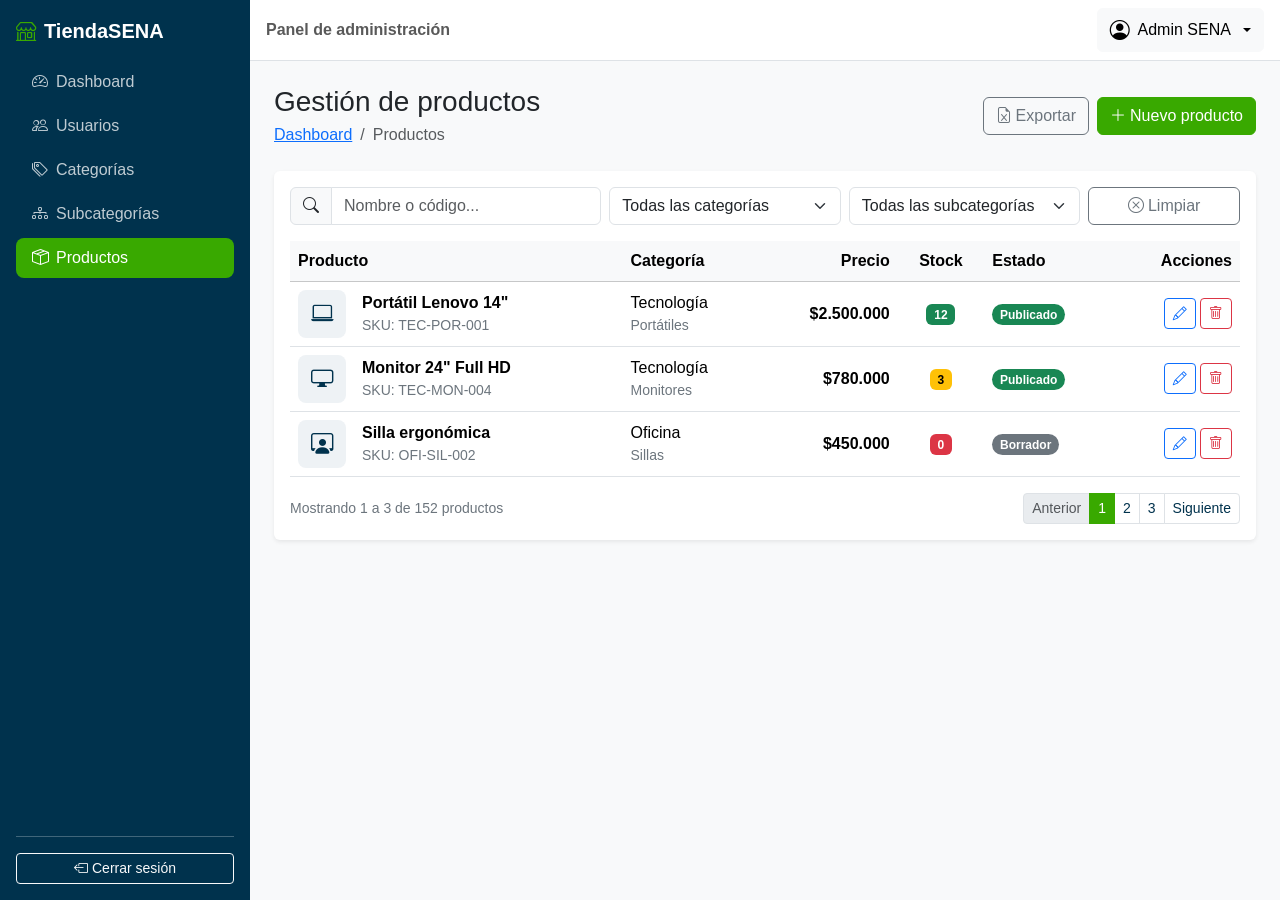
<file: productos.html>
<!DOCTYPE html> <!-- Documento HTML5. -->
<!-- Raíz en español. -->
<html lang="es">
<!-- Abre la cabecera. -->
<head>
    <!-- Codificación UTF-8. -->
    <meta charset="UTF-8">
    <!-- Diseño adaptable. -->
    <meta name="viewport" content="width=device-width, initial-scale=1.0">
    <!-- Título de la pestaña. Cambia en cada módulo. -->
    <title>Productos | TiendaSENA</title>
    <!-- CSS de Bootstrap. -->
    <link href="https://cdn.jsdelivr.net/npm/bootstrap@5.3.3/dist/css/bootstrap.min.css" rel="stylesheet">
    <!-- Íconos. -->
    <link href="https://cdn.jsdelivr.net/npm/bootstrap-icons@1.11.3/font/bootstrap-icons.min.css" rel="stylesheet">
    <!-- Nuestros estilos (después de Bootstrap). -->
    <link href="css/estilos.css" rel="stylesheet">
<!-- Cierra la cabecera. -->
</head>
<!-- Fondo gris muy claro para que las tarjetas blancas resalten. -->
<body class="bg-body-tertiary">

    <!-- ===================== MENÚ LATERAL ===================== -->
    <!-- offcanvas-lg: en pantallas menores a lg es un panel oculto que se desliza; desde lg se muestra normal. offcanvas-start lo hace salir por la izquierda. sidebar es nuestra clase. El id lo usa el botón que lo abre. -->
    <aside class="offcanvas-lg offcanvas-start sidebar" tabindex="-1" id="menuLateral" aria-labelledby="tituloMenu">
        <!-- Encabezado del panel; Bootstrap solo lo muestra en celular. -->
        <div class="offcanvas-header border-bottom border-secondary">
            <!-- Nombre del sistema en el panel móvil. -->
            <h5 class="offcanvas-title" id="tituloMenu"><i class="bi bi-shop me-2"></i>TiendaSENA</h5>
            <!-- Botón “X” blanco que cierra el panel. data-bs-target indica cuál panel cerrar. -->
            <button type="button" class="btn-close btn-close-white" data-bs-dismiss="offcanvas" data-bs-target="#menuLateral" aria-label="Cerrar menú"></button>
        <!-- Cierra el encabezado móvil. -->
        </div>
        <!-- Cuerpo del menú: Flexbox en columna para apilar logo, enlaces y botón de salida. -->
        <div class="offcanvas-body d-flex flex-column p-3">
            <!-- Logo que solo se ve en computador (d-none d-lg-flex): en celular ya está en el encabezado del panel. Al hacer clic vuelve al dashboard. -->
            <a href="dashboard.html" class="d-none d-lg-flex align-items-center mb-3 text-white text-decoration-none fs-5 fw-bold">
                <!-- Ícono verde y nombre. -->
                <i class="bi bi-shop me-2 text-sena"></i> TiendaSENA
            <!-- Cierra el logo. -->
            </a>
            <!-- Lista de navegación en columna (flex-column). nav-pills da forma de “píldora” al enlace activo. mb-auto empuja lo que sigue hasta el fondo. -->
            <ul class="nav nav-pills flex-column mb-auto">
                <!-- Enlace al dashboard. active lo resalta en verde y aria-current="page" avisa a los lectores de pantalla que es la página actual. **En cada módulo, el active pasa a su propio enlace.** -->
                <li class="nav-item"><a href="dashboard.html" class="nav-link"><i class="bi bi-speedometer2 me-2"></i>Dashboard</a></li>
                <!-- Enlace al módulo de usuarios (clase 5). -->
                <li class="nav-item"><a href="usuarios.html" class="nav-link"><i class="bi bi-people me-2"></i>Usuarios</a></li>
                <!-- Enlace a categorías (clase 6). -->
                <li class="nav-item"><a href="categorias.html" class="nav-link"><i class="bi bi-tags me-2"></i>Categorías</a></li>
                <!-- Enlace a subcategorías (clase 7). -->
                <li class="nav-item"><a href="subcategorias.html" class="nav-link"><i class="bi bi-diagram-3 me-2"></i>Subcategorías</a></li>
                <!-- Enlace a productos (clase 8). -->
                <li class="nav-item"><a href="productos.html" class="nav-link active" aria-current="page"><i class="bi bi-box-seam me-2"></i>Productos</a></li>
            <!-- Cierra la lista de navegación. -->
            </ul>
            <!-- Línea divisoria. -->
            <hr>
            <!-- Botón que vuelve al login (index.html): así “se cierra la sesión” en el prototipo. -->
            <a href="index.html" class="btn btn-outline-light btn-sm"><i class="bi bi-box-arrow-left me-1"></i>Cerrar sesión</a>
        <!-- Cierra el cuerpo del menú. -->
        </div>
    <!-- Cierra el menú lateral. -->
    </aside>

    <!-- ===================== ZONA DERECHA ===================== -->
    <!-- Nuestra clase contenido aplica el margin-left en computador. -->
    <div class="contenido">

        <!-- Barra superior -->
        <!-- Barra blanca con borde inferior. sticky-top la deja pegada arriba al hacer scroll. -->
        <nav class="navbar bg-white border-bottom px-3 sticky-top">
            <!-- Botón para abrir el menú en celular. d-lg-none lo oculta en computador (allá el menú siempre se ve). data-bs-toggle="offcanvas" + data-bs-target="#menuLateral" abren el panel. -->
            <button class="btn btn-outline-secondary d-lg-none" type="button" data-bs-toggle="offcanvas" data-bs-target="#menuLateral" aria-controls="menuLateral" aria-label="Abrir menú">
                <!-- Ícono de “hamburguesa”. -->
                <i class="bi bi-list"></i>
            <!-- Cierra el botón. -->
            </button>
            <!-- Texto de la barra; se oculta en celulares muy pequeños (d-none d-sm-inline). -->
            <span class="navbar-text fw-semibold d-none d-sm-inline">Panel de administración</span>
            <!-- Menú desplegable del usuario; ms-auto lo empuja a la derecha. -->
            <div class="dropdown ms-auto">
                <!-- Botón que abre el desplegable. dropdown-toggle dibuja la flechita; data-bs-toggle="dropdown" lo hace funcionar. -->
                <button class="btn btn-light dropdown-toggle d-flex align-items-center gap-2" type="button" data-bs-toggle="dropdown" aria-expanded="false">
                    <!-- Ícono de usuario. -->
                    <i class="bi bi-person-circle fs-5"></i>
                    <!-- Nombre del usuario, visible desde tablet. -->
                    <span class="d-none d-md-inline">Admin SENA</span>
                <!-- Cierra el botón. -->
                </button>
                <!-- Lista de opciones. dropdown-menu-end la alinea a la derecha para que no se salga de la pantalla. -->
                <ul class="dropdown-menu dropdown-menu-end shadow">
                    <!-- Encabezado no clicable dentro del menú. -->
                    <li><h6 class="dropdown-header">admin@sena.edu.co</h6></li>
                    <!-- Opción del menú (pantalla aún no construida). -->
                    <li><a class="dropdown-item" href="#"><i class="bi bi-person me-2"></i>Mi perfil</a></li>
                    <!-- Línea separadora. -->
                    <li><hr class="dropdown-divider"></li>
                    <!-- Otra forma de salir, en rojo (text-danger). -->
                    <li><a class="dropdown-item text-danger" href="index.html"><i class="bi bi-box-arrow-left me-2"></i>Cerrar sesión</a></li>
                <!-- Cierra la lista. -->
                </ul>
            <!-- Cierra el desplegable. -->
            </div>
        <!-- Cierra la barra superior. -->
        </nav>

        <!-- Contenido de la página -->
        <!-- Relleno 3 en celular y 4 desde tablet. -->
        <main class="p-3 p-md-4">
<!-- INICIO CONTENIDO -->
            <!-- Encabezado del módulo -->
            <!-- Flexbox con salto de línea. -->
            <div class="d-flex flex-wrap justify-content-between align-items-center gap-2 mb-4">
                <!-- Bloque del título. -->
                <div>
                    <!-- Título. -->
                    <h1 class="h3 mb-1">Gestión de productos</h1>
                    <!-- Migas de pan. -->
                    <nav aria-label="breadcrumb">
                        <!-- Lista. -->
                        <ol class="breadcrumb mb-0 small">
                            <!-- Nivel 1. -->
                            <li class="breadcrumb-item"><a href="dashboard.html">Dashboard</a></li>
                            <!-- Nivel actual. -->
                            <li class="breadcrumb-item active" aria-current="page">Productos</li>
                        <!-- Cierra la lista. -->
                        </ol>
                    <!-- Cierra las migas. -->
                    </nav>
                <!-- Cierra el bloque. -->
                </div>
                <!-- Grupo de dos botones con espacio entre ellos. -->
                <div class="d-flex gap-2">
                    <!-- Acción secundaria (aún sin función): botón solo con borde. -->
                    <button type="button" class="btn btn-outline-secondary"><i class="bi bi-file-earmark-excel me-1"></i>Exportar</button>
                    <!-- Acción principal: abre el formulario. -->
                    <button type="button" class="btn btn-sena" data-bs-toggle="modal" data-bs-target="#modalProducto"><i class="bi bi-plus-lg me-1"></i>Nuevo producto</button>
                <!-- Cierra el grupo. -->
                </div>
            <!-- Cierra el encabezado. -->
            </div>

            <!-- Tarjeta con filtros, tabla y paginación. -->
            <div class="card border-0 shadow-sm">
                <!-- Cuerpo. -->
                <div class="card-body">

                    <!-- Filtros -->
                    <!-- Formulario en rejilla. -->
                    <form class="row g-2 mb-3" role="search">
                        <!-- Búsqueda: todo el ancho en celular, un tercio en computador. -->
                        <div class="col-12 col-lg-4">
                            <!-- Grupo de entrada. -->
                            <div class="input-group">
                                <!-- Lupa. -->
                                <span class="input-group-text"><i class="bi bi-search"></i></span>
                                <!-- Campo. -->
                                <input type="search" class="form-control" placeholder="Nombre o código..." aria-label="Buscar producto">
                            <!-- Cierra el grupo. -->
                            </div>
                        <!-- Cierra la columna. -->
                        </div>
                        <!-- Filtro de categoría. -->
                        <div class="col-6 col-lg-3">
                            <!-- Lista. -->
                            <select class="form-select" aria-label="Filtrar por categoría">
                                <!-- Por defecto. -->
                                <option selected>Todas las categorías</option>
                                <!-- Opción. -->
                                <option>Tecnología</option>
                                <!-- Opción. -->
                                <option>Oficina</option>
                                <!-- Opción. -->
                                <option>Papelería</option>
                            <!-- Cierra la lista. -->
                            </select>
                        <!-- Cierra la columna. -->
                        </div>
                        <!-- Filtro de subcategoría. -->
                        <div class="col-6 col-lg-3">
                            <!-- Lista. -->
                            <select class="form-select" aria-label="Filtrar por subcategoría">
                                <!-- Por defecto. -->
                                <option selected>Todas las subcategorías</option>
                                <!-- optgroup agrupa opciones bajo un título no seleccionable: así se ve la relación categoría → subcategoría. -->
                                <optgroup label="Tecnología">
                                    <!-- Subcategoría de Tecnología. -->
                                    <option>Portátiles</option>
                                    <!-- Subcategoría de Tecnología. -->
                                    <option>Monitores</option>
                                <!-- Cierra el grupo. -->
                                </optgroup>
                                <!-- Segundo grupo. -->
                                <optgroup label="Oficina">
                                    <!-- Subcategoría de Oficina. -->
                                    <option>Sillas</option>
                                    <!-- Subcategoría de Oficina. -->
                                    <option>Escritorios</option>
                                <!-- Cierra el grupo. -->
                                </optgroup>
                            <!-- Cierra la lista. -->
                            </select>
                        <!-- Cierra la columna. -->
                        </div>
                        <!-- Botón para limpiar filtros. -->
                        <div class="col-12 col-lg-2">
                            <!-- type="reset" devuelve todos los campos del formulario a su valor inicial (esto sí funciona sin programar). -->
                            <button type="reset" class="btn btn-outline-secondary w-100"><i class="bi bi-x-circle me-1"></i>Limpiar</button>
                        <!-- Cierra la columna. -->
                        </div>
                    <!-- Cierra los filtros. -->
                    </form>

                    <!-- Tabla de productos -->
                    <!-- Desplazamiento en celular. -->
                    <div class="table-responsive">
                        <!-- Tabla. -->
                        <table class="table table-hover align-middle">
                            <!-- Encabezado. -->
                            <thead class="table-light">
                                <!-- Fila de títulos. -->
                                <tr>
                                    <!-- Imagen, nombre y código. -->
                                    <th scope="col">Producto</th>
                                    <!-- Categoría y subcategoría. -->
                                    <th scope="col">Categoría</th>
                                    <!-- Números a la derecha. -->
                                    <th scope="col" class="text-end">Precio</th>
                                    <!-- Inventario centrado. -->
                                    <th scope="col" class="text-center">Stock</th>
                                    <!-- Publicado o borrador. -->
                                    <th scope="col">Estado</th>
                                    <!-- Acciones. -->
                                    <th scope="col" class="text-end">Acciones</th>
                                <!-- Cierra la fila. -->
                                </tr>
                            <!-- Cierra el encabezado. -->
                            </thead>
                            <!-- Cuerpo. -->
                            <tbody>
                                <!-- Producto 1. -->
                                <tr>
                                    <!-- Celda compuesta. -->
                                    <td>
                                        <!-- Miniatura al lado del texto. -->
                                        <div class="d-flex align-items-center gap-3">
                                            <!-- Nuestra clase miniatura (en el sistema real iría un <img>). -->
                                            <div class="miniatura"><i class="bi bi-laptop"></i></div>
                                            <!-- Texto. -->
                                            <div>
                                                <!-- Nombre. -->
                                                <div class="fw-semibold">Portátil Lenovo 14"</div>
                                                <!-- Código interno (SKU = Stock Keeping Unit). -->
                                                <div class="small text-secondary">SKU: TEC-POR-001</div>
                                            <!-- Cierra el texto. -->
                                            </div>
                                        <!-- Cierra el Flexbox. -->
                                        </div>
                                    <!-- Cierra la celda. -->
                                    </td>
                                    <!-- Celda de clasificación. -->
                                    <td>
                                        <!-- Categoría. -->
                                        <div>Tecnología</div>
                                        <!-- Subcategoría debajo, más pequeña. -->
                                        <div class="small text-secondary">Portátiles</div>
                                    <!-- Cierra la celda. -->
                                    </td>
                                    <!-- Precio alineado a la derecha. -->
                                    <td class="text-end fw-semibold">$2.500.000</td>
                                    <!-- Stock suficiente: verde. -->
                                    <td class="text-center"><span class="badge text-bg-success">12</span></td>
                                    <!-- Estado. -->
                                    <td><span class="badge rounded-pill text-bg-success">Publicado</span></td>
                                    <!-- Acciones. -->
                                    <td class="text-end text-nowrap">
                                        <!-- Editar. -->
                                        <button type="button" class="btn btn-sm btn-outline-primary" data-bs-toggle="modal" data-bs-target="#modalProducto" title="Editar"><i class="bi bi-pencil"></i></button>
                                        <!-- Eliminar. -->
                                        <button type="button" class="btn btn-sm btn-outline-danger" data-bs-toggle="modal" data-bs-target="#modalEliminar" title="Eliminar"><i class="bi bi-trash"></i></button>
                                    <!-- Cierra las acciones. -->
                                    </td>
                                <!-- Cierra el producto 1. -->
                                </tr>
                                <!-- Producto 2. -->
                                <tr>
                                    <!-- Celda compuesta. -->
                                    <td>
                                        <!-- Flexbox. -->
                                        <div class="d-flex align-items-center gap-3">
                                            <!-- Miniatura. -->
                                            <div class="miniatura"><i class="bi bi-display"></i></div>
                                            <!-- Texto. -->
                                            <div>
                                                <!-- Nombre. -->
                                                <div class="fw-semibold">Monitor 24" Full HD</div>
                                                <!-- Código. -->
                                                <div class="small text-secondary">SKU: TEC-MON-004</div>
                                            <!-- Cierra el texto. -->
                                            </div>
                                        <!-- Cierra el Flexbox. -->
                                        </div>
                                    <!-- Cierra la celda. -->
                                    </td>
                                    <!-- Clasificación. -->
                                    <td>
                                        <!-- Categoría. -->
                                        <div>Tecnología</div>
                                        <!-- Subcategoría. -->
                                        <div class="small text-secondary">Monitores</div>
                                    <!-- Cierra la celda. -->
                                    </td>
                                    <!-- Precio. -->
                                    <td class="text-end fw-semibold">$780.000</td>
                                    <!-- Stock bajo: amarillo. -->
                                    <td class="text-center"><span class="badge text-bg-warning">3</span></td>
                                    <!-- Estado. -->
                                    <td><span class="badge rounded-pill text-bg-success">Publicado</span></td>
                                    <!-- Acciones. -->
                                    <td class="text-end text-nowrap">
                                        <!-- Editar. -->
                                        <button type="button" class="btn btn-sm btn-outline-primary" data-bs-toggle="modal" data-bs-target="#modalProducto" title="Editar"><i class="bi bi-pencil"></i></button>
                                        <!-- Eliminar. -->
                                        <button type="button" class="btn btn-sm btn-outline-danger" data-bs-toggle="modal" data-bs-target="#modalEliminar" title="Eliminar"><i class="bi bi-trash"></i></button>
                                    <!-- Cierra las acciones. -->
                                    </td>
                                <!-- Cierra el producto 2. -->
                                </tr>
                                <!-- Producto 3. -->
                                <tr>
                                    <!-- Celda compuesta. -->
                                    <td>
                                        <!-- Flexbox. -->
                                        <div class="d-flex align-items-center gap-3">
                                            <!-- Miniatura. -->
                                            <div class="miniatura"><i class="bi bi-person-workspace"></i></div>
                                            <!-- Texto. -->
                                            <div>
                                                <!-- Nombre. -->
                                                <div class="fw-semibold">Silla ergonómica</div>
                                                <!-- Código. -->
                                                <div class="small text-secondary">SKU: OFI-SIL-002</div>
                                            <!-- Cierra el texto. -->
                                            </div>
                                        <!-- Cierra el Flexbox. -->
                                        </div>
                                    <!-- Cierra la celda. -->
                                    </td>
                                    <!-- Clasificación. -->
                                    <td>
                                        <!-- Categoría. -->
                                        <div>Oficina</div>
                                        <!-- Subcategoría. -->
                                        <div class="small text-secondary">Sillas</div>
                                    <!-- Cierra la celda. -->
                                    </td>
                                    <!-- Precio. -->
                                    <td class="text-end fw-semibold">$450.000</td>
                                    <!-- Agotado: rojo. -->
                                    <td class="text-center"><span class="badge text-bg-danger">0</span></td>
                                    <!-- No visible para clientes. -->
                                    <td><span class="badge rounded-pill text-bg-secondary">Borrador</span></td>
                                    <!-- Acciones. -->
                                    <td class="text-end text-nowrap">
                                        <!-- Editar. -->
                                        <button type="button" class="btn btn-sm btn-outline-primary" data-bs-toggle="modal" data-bs-target="#modalProducto" title="Editar"><i class="bi bi-pencil"></i></button>
                                        <!-- Eliminar. -->
                                        <button type="button" class="btn btn-sm btn-outline-danger" data-bs-toggle="modal" data-bs-target="#modalEliminar" title="Eliminar"><i class="bi bi-trash"></i></button>
                                    <!-- Cierra las acciones. -->
                                    </td>
                                <!-- Cierra el producto 3. -->
                                </tr>
                            <!-- Cierra el cuerpo. -->
                            </tbody>
                        <!-- Cierra la tabla. -->
                        </table>
                    <!-- Cierra la envoltura. -->
                    </div>

                    <!-- Paginación -->
                    <!-- Texto y paginación. -->
                    <div class="d-flex flex-wrap justify-content-between align-items-center gap-2">
                        <!-- Resumen. -->
                        <small class="text-secondary">Mostrando 1 a 3 de 152 productos</small>
                        <!-- Navegación. -->
                        <nav aria-label="Paginación de productos">
                            <!-- Paginación pequeña. -->
                            <ul class="pagination pagination-sm mb-0">
                                <!-- Deshabilitado. -->
                                <li class="page-item disabled"><a class="page-link" href="#">Anterior</a></li>
                                <!-- Página actual. -->
                                <li class="page-item active" aria-current="page"><a class="page-link" href="#">1</a></li>
                                <!-- Página 2. -->
                                <li class="page-item"><a class="page-link" href="#">2</a></li>
                                <!-- Página 3. -->
                                <li class="page-item"><a class="page-link" href="#">3</a></li>
                                <!-- Siguiente. -->
                                <li class="page-item"><a class="page-link" href="#">Siguiente</a></li>
                            <!-- Cierra la lista. -->
                            </ul>
                        <!-- Cierra la navegación. -->
                        </nav>
                    <!-- Cierra la paginación. -->
                    </div>
                <!-- Cierra el cuerpo de la tarjeta. -->
                </div>
            <!-- Cierra la tarjeta. -->
            </div>

            <!-- Modal: crear / editar producto -->
            <!-- Modal oculto. -->
            <div class="modal fade" id="modalProducto" tabindex="-1" aria-labelledby="tituloModalProducto" aria-hidden="true">
                <!-- Grande y con desplazamiento interno. -->
                <div class="modal-dialog modal-lg modal-dialog-scrollable">
                    <!-- Contenido. -->
                    <div class="modal-content">
                        <!-- Encabezado. -->
                        <div class="modal-header">
                            <!-- Título. -->
                            <h2 class="modal-title fs-5" id="tituloModalProducto"><i class="bi bi-box-seam me-2"></i>Datos del producto</h2>
                            <!-- Cerrar. -->
                            <button type="button" class="btn-close" data-bs-dismiss="modal" aria-label="Cerrar"></button>
                        <!-- Cierra el encabezado. -->
                        </div>
                        <!-- Cuerpo. -->
                        <div class="modal-body">
                            <!-- Formulario en rejilla. -->
                            <form class="row g-3">
                                <!-- Un tercio. -->
                                <div class="col-md-4">
                                    <!-- Etiqueta con asterisco de obligatorio. -->
                                    <label for="proCodigo" class="form-label">Código (SKU) <span class="text-danger">*</span></label>
                                    <!-- text-uppercase muestra el texto en mayúsculas. -->
                                    <input type="text" class="form-control text-uppercase" id="proCodigo" placeholder="TEC-POR-001" required>
                                <!-- Cierra la columna. -->
                                </div>
                                <!-- Dos tercios. -->
                                <div class="col-md-8">
                                    <!-- Etiqueta. -->
                                    <label for="proNombre" class="form-label">Nombre <span class="text-danger">*</span></label>
                                    <!-- Campo obligatorio. -->
                                    <input type="text" class="form-control" id="proNombre" placeholder="Ej: Portátil Lenovo 14 pulgadas" required>
                                <!-- Cierra la columna. -->
                                </div>
                                <!-- Mitad. -->
                                <div class="col-md-6">
                                    <!-- Etiqueta. -->
                                    <label for="proCategoria" class="form-label">Categoría <span class="text-danger">*</span></label>
                                    <!-- Lista de categorías. -->
                                    <select class="form-select" id="proCategoria" required>
                                        <!-- Opción guía. -->
                                        <option value="" selected disabled>Seleccione…</option>
                                        <!-- Opción. -->
                                        <option>Tecnología</option>
                                        <!-- Opción. -->
                                        <option>Oficina</option>
                                        <!-- Opción. -->
                                        <option>Papelería</option>
                                    <!-- Cierra la lista. -->
                                    </select>
                                <!-- Cierra la columna. -->
                                </div>
                                <!-- Mitad. -->
                                <div class="col-md-6">
                                    <!-- Etiqueta. -->
                                    <label for="proSubcategoria" class="form-label">Subcategoría <span class="text-danger">*</span></label>
                                    <!-- Lista de subcategorías. En el sistema real se llenará según la categoría elegida (con JavaScript). -->
                                    <select class="form-select" id="proSubcategoria" required>
                                        <!-- Mensaje guía. -->
                                        <option value="" selected disabled>Primero elija una categoría</option>
                                        <!-- Opción. -->
                                        <option>Portátiles</option>
                                        <!-- Opción. -->
                                        <option>Monitores</option>
                                    <!-- Cierra la lista. -->
                                    </select>
                                <!-- Cierra la columna. -->
                                </div>
                                <!-- Un tercio. -->
                                <div class="col-md-4">
                                    <!-- Etiqueta. -->
                                    <label for="proPrecio" class="form-label">Precio de venta <span class="text-danger">*</span></label>
                                    <!-- Grupo para pegar el símbolo de moneda. -->
                                    <div class="input-group">
                                        <!-- Prefijo “$”. -->
                                        <span class="input-group-text">$</span>
                                        <!-- type="number": solo números. min="0" no permite negativos y step="100" hace que las flechas sumen de 100 en 100. -->
                                        <input type="number" class="form-control" id="proPrecio" min="0" step="100" placeholder="0" required>
                                        <!-- Sufijo con la moneda. -->
                                        <span class="input-group-text">COP</span>
                                    <!-- Cierra el grupo. -->
                                    </div>
                                <!-- Cierra la columna. -->
                                </div>
                                <!-- Medio ancho en celular. -->
                                <div class="col-6 col-md-4">
                                    <!-- Etiqueta. -->
                                    <label for="proStock" class="form-label">Stock actual</label>
                                    <!-- value="0" es el valor inicial. -->
                                    <input type="number" class="form-control" id="proStock" min="0" value="0">
                                <!-- Cierra la columna. -->
                                </div>
                                <!-- Medio ancho en celular. -->
                                <div class="col-6 col-md-4">
                                    <!-- Etiqueta. -->
                                    <label for="proStockMin" class="form-label">Stock mínimo</label>
                                    <!-- Cantidad que dispara la alerta amarilla. -->
                                    <input type="number" class="form-control" id="proStockMin" min="0" value="5" aria-describedby="ayudaStockMin">
                                    <!-- Texto de ayuda. -->
                                    <div id="ayudaStockMin" class="form-text">Por debajo de este valor se mostrará en amarillo.</div>
                                <!-- Cierra la columna. -->
                                </div>
                                <!-- Todo el ancho. -->
                                <div class="col-12">
                                    <!-- Etiqueta. -->
                                    <label for="proDescripcion" class="form-label">Descripción</label>
                                    <!-- Área de texto. -->
                                    <textarea class="form-control" id="proDescripcion" rows="3" placeholder="Características principales del producto"></textarea>
                                <!-- Cierra la columna. -->
                                </div>
                                <!-- Dos tercios. -->
                                <div class="col-md-8">
                                    <!-- Etiqueta. -->
                                    <label for="proImagen" class="form-label">Imagen</label>
                                    <!-- type="file" abre el explorador de archivos; accept solo permite imágenes PNG y JPG. -->
                                    <input type="file" class="form-control" id="proImagen" accept="image/png, image/jpeg">
                                <!-- Cierra la columna. -->
                                </div>
                                <!-- Un tercio; Flexbox alinea el contenido abajo, a la altura del campo de imagen. -->
                                <div class="col-md-4 d-flex align-items-end">
                                    <!-- Interruptor. -->
                                    <div class="form-check form-switch mb-2">
                                        <!-- Encendido. -->
                                        <input class="form-check-input" type="checkbox" role="switch" id="proPublicado" checked>
                                        <!-- Etiqueta. -->
                                        <label class="form-check-label" for="proPublicado">Publicado en la tienda</label>
                                    <!-- Cierra el interruptor. -->
                                    </div>
                                <!-- Cierra la columna. -->
                                </div>
                            <!-- Cierra el formulario. -->
                            </form>
                        <!-- Cierra el cuerpo. -->
                        </div>
                        <!-- Pie. -->
                        <div class="modal-footer">
                            <!-- Cancelar. -->
                            <button type="button" class="btn btn-secondary" data-bs-dismiss="modal">Cancelar</button>
                            <!-- Guardar. -->
                            <button type="button" class="btn btn-sena" data-bs-dismiss="modal"><i class="bi bi-save me-1"></i>Guardar producto</button>
                        <!-- Cierra el pie. -->
                        </div>
                    <!-- Cierra el contenido. -->
                    </div>
                <!-- Cierra el diálogo. -->
                </div>
            <!-- Cierra el modal. -->
            </div>

            <!-- Modal: confirmar eliminación -->
            <!-- Modal. -->
            <div class="modal fade" id="modalEliminar" tabindex="-1" aria-labelledby="tituloModalEliminar" aria-hidden="true">
                <!-- Pequeño y centrado. -->
                <div class="modal-dialog modal-dialog-centered modal-sm">
                    <!-- Contenido. -->
                    <div class="modal-content">
                        <!-- Cuerpo. -->
                        <div class="modal-body text-center p-4">
                            <!-- Ícono. -->
                            <i class="bi bi-exclamation-triangle text-danger display-5"></i>
                            <!-- Pregunta. -->
                            <h2 class="h5 mt-3" id="tituloModalEliminar">¿Eliminar este producto?</h2>
                            <!-- Consecuencia. -->
                            <p class="text-secondary small mb-0">Esta acción no se puede deshacer.</p>
                        <!-- Cierra el cuerpo. -->
                        </div>
                        <!-- Pie. -->
                        <div class="modal-footer justify-content-center border-0 pt-0">
                            <!-- Cancelar. -->
                            <button type="button" class="btn btn-light" data-bs-dismiss="modal">Cancelar</button>
                            <!-- Confirmar. -->
                            <button type="button" class="btn btn-danger" data-bs-dismiss="modal">Sí, eliminar</button>
                        <!-- Cierra el pie. -->
                        </div>
                    <!-- Cierra el contenido. -->
                    </div>
                <!-- Cierra el diálogo. -->
                </div>
            <!-- Cierra el modal. -->
            </div>
<!-- FIN CONTENIDO -->
        <!-- Cierra el contenido. -->
        </main>
    <!-- Cierra la zona derecha. -->
    </div>

    <!-- JavaScript de Bootstrap: necesario para el menú deslizable, el desplegable del usuario y los modales. -->
    <script src="https://cdn.jsdelivr.net/npm/bootstrap@5.3.3/dist/js/bootstrap.bundle.min.js"></script>
<!-- Cierra el cuerpo. -->
</body>
<!-- Cierra el documento. -->
</html>
</file>
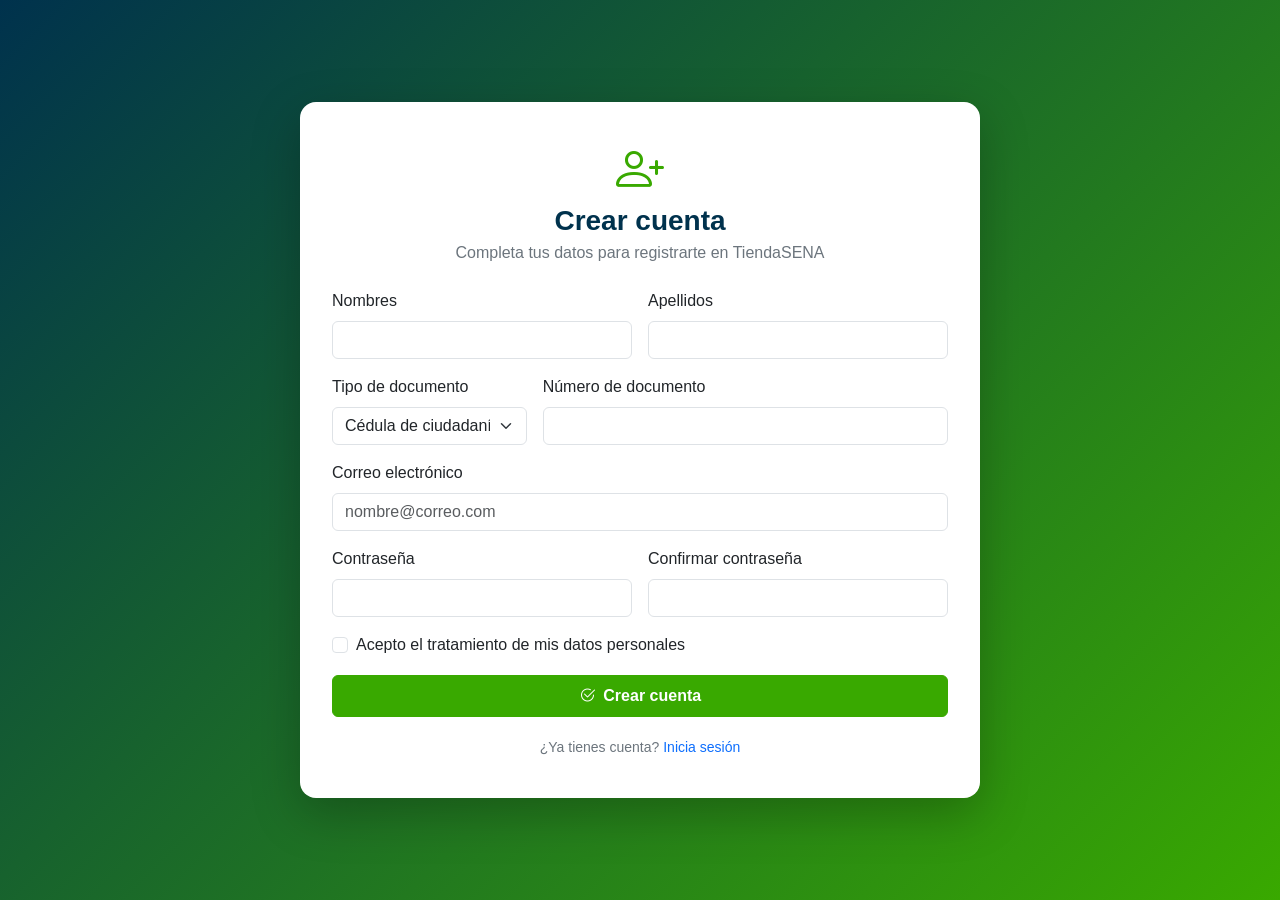
<file: registro.html>
<!DOCTYPE html> <!-- Documento HTML5. -->
<!-- Raíz en español. -->
<html lang="es">
<!-- Cabecera. -->
<head>
    <!-- Codificación UTF-8. -->
    <meta charset="UTF-8">
    <!-- Diseño adaptable. -->
    <meta name="viewport" content="width=device-width, initial-scale=1.0">
    <!-- Título de la pestaña. -->
    <title>Crear cuenta | TiendaSENA</title>
    <!-- CSS de Bootstrap. -->
    <link href="https://cdn.jsdelivr.net/npm/bootstrap@5.3.3/dist/css/bootstrap.min.css" rel="stylesheet">
    <!-- Íconos. -->
    <link href="https://cdn.jsdelivr.net/npm/bootstrap-icons@1.11.3/font/bootstrap-icons.min.css" rel="stylesheet">
    <!-- Nuestros estilos, después de Bootstrap. -->
    <link href="css/estilos.css" rel="stylesheet">
<!-- Cierra la cabecera. -->
</head>
<!-- Mismo fondo y centrado que el login: reutilizamos la clase. -->
<body class="login-fondo">

    <!-- La tarjeta con nuestra clase extra ancha (680px) porque tiene más campos. -->
    <main class="login-card ancha">
        <!-- Encabezado centrado. -->
        <header class="login-encabezado">
            <!-- Ícono de “agregar persona”. -->
            <i class="bi bi-person-plus display-5 text-sena"></i>
            <!-- Título. -->
            <h1 class="h3 fw-bold">Crear cuenta</h1>
            <!-- Instrucción. -->
            <p class="text-secondary mb-0">Completa tus datos para registrarte en TiendaSENA</p>
        <!-- Cierra el encabezado. -->
        </header>

        <!-- Al registrarse vuelve al login. El formulario es una fila de la rejilla (row); g-3 agrega espacio entre columnas y filas. -->
        <form action="index.html" method="get" class="row g-3">
            <!-- Columna: todo el ancho en celular, la mitad desde tablet (6 de 12). -->
            <div class="col-md-6">
                <!-- form-label da el estilo de Bootstrap a la etiqueta. Usamos el prefijo reg para que los id sean únicos. -->
                <label for="regNombres" class="form-label">Nombres</label>
                <!-- Campo obligatorio. -->
                <input type="text" class="form-control" id="regNombres" required>
            <!-- Cierra la columna. -->
            </div>
            <!-- La otra mitad: nombres y apellidos quedan lado a lado. -->
            <div class="col-md-6">
                <!-- Etiqueta. -->
                <label for="regApellidos" class="form-label">Apellidos</label>
                <!-- Campo obligatorio. -->
                <input type="text" class="form-control" id="regApellidos" required>
            <!-- Cierra la columna. -->
            </div>
            <!-- Un tercio (4 de 12). -->
            <div class="col-md-4">
                <!-- Etiqueta. -->
                <label for="regTipoDoc" class="form-label">Tipo de documento</label>
                <!-- Lista desplegable con estilo Bootstrap (form-select). -->
                <select class="form-select" id="regTipoDoc">
                    <!-- Cada <option> es una opción; value es lo que se enviaría. -->
                    <option value="CC">Cédula de ciudadanía</option>
                    <!-- Opción. -->
                    <option value="TI">Tarjeta de identidad</option>
                    <!-- Opción. -->
                    <option value="CE">Cédula de extranjería</option>
                <!-- Cierra la lista. -->
                </select>
            <!-- Cierra la columna. -->
            </div>
            <!-- Dos tercios (4 + 8 = 12: la fila se completa). -->
            <div class="col-md-8">
                <!-- Etiqueta. -->
                <label for="regDocumento" class="form-label">Número de documento</label>
                <!-- inputmode="numeric" muestra el teclado numérico en el celular. -->
                <input type="text" class="form-control" id="regDocumento" inputmode="numeric" required>
            <!-- Cierra la columna. -->
            </div>
            <!-- Todo el ancho en cualquier pantalla. -->
            <div class="col-12">
                <!-- Etiqueta. -->
                <label for="regCorreo" class="form-label">Correo electrónico</label>
                <!-- Correo con validación del navegador. -->
                <input type="email" class="form-control" id="regCorreo" placeholder="nombre@correo.com" required>
            <!-- Cierra la columna. -->
            </div>
            <!-- Mitad. -->
            <div class="col-md-6">
                <!-- Etiqueta. -->
                <label for="regClave" class="form-label">Contraseña</label>
                <!-- Mínimo 6 caracteres. -->
                <input type="password" class="form-control" id="regClave" minlength="6" required>
            <!-- Cierra la columna. -->
            </div>
            <!-- Mitad. -->
            <div class="col-md-6">
                <!-- Etiqueta. -->
                <label for="regConfirmar" class="form-label">Confirmar contraseña</label>
                <!-- Que coincidan se validará con JavaScript en el sistema real. -->
                <input type="password" class="form-control" id="regConfirmar" minlength="6" required>
            <!-- Cierra la columna. -->
            </div>
            <!-- Todo el ancho. -->
            <div class="col-12">
                <!-- Casilla de Bootstrap. -->
                <div class="form-check">
                    <!-- Casilla obligatoria: sin marcarla no se puede enviar. -->
                    <input class="form-check-input" type="checkbox" id="regTerminos" required>
                    <!-- Texto de la casilla. -->
                    <label class="form-check-label" for="regTerminos">Acepto el tratamiento de mis datos personales</label>
                <!-- Cierra la casilla. -->
                </div>
            <!-- Cierra la columna. -->
            </div>
            <!-- Todo el ancho. -->
            <div class="col-12">
                <!-- El mismo botón del login: así el diseño es consistente. -->
                <button type="submit" class="btn btn-sena w-100 py-2 fw-semibold">
                    <!-- Ícono y texto. -->
                    <i class="bi bi-check2-circle me-1"></i> Crear cuenta
                <!-- Cierra el botón. -->
                </button>
            <!-- Cierra la columna. -->
            </div>
        <!-- Cierra el formulario (y la fila). -->
        </form>

        <!-- Enlace de regreso al login: la navegación funciona en ambos sentidos. -->
        <p class="login-pie">¿Ya tienes cuenta? <a href="index.html" class="text-decoration-none">Inicia sesión</a></p>
    <!-- Cierra la tarjeta. -->
    </main>

<!-- Cierra el cuerpo. -->
</body>
<!-- Cierra el documento. -->
</html>
</file>
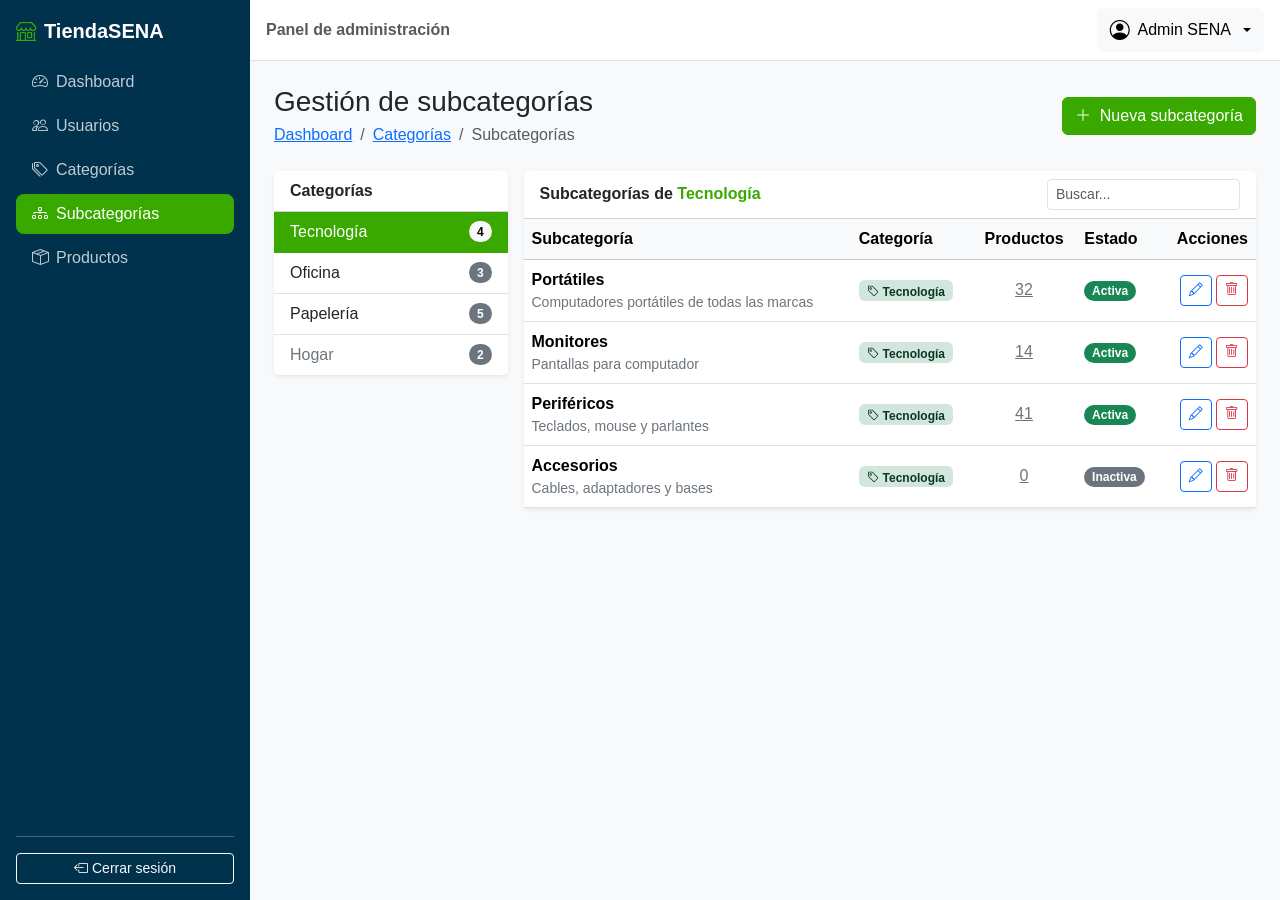
<file: subcategorias.html>
<!DOCTYPE html> <!-- Documento HTML5. -->
<!-- Raíz en español. -->
<html lang="es">
<!-- Abre la cabecera. -->
<head>
    <!-- Codificación UTF-8. -->
    <meta charset="UTF-8">
    <!-- Diseño adaptable. -->
    <meta name="viewport" content="width=device-width, initial-scale=1.0">
    <!-- Título de la pestaña. Cambia en cada módulo. -->
    <title>Subcategorías | TiendaSENA</title>
    <!-- CSS de Bootstrap. -->
    <link href="https://cdn.jsdelivr.net/npm/bootstrap@5.3.3/dist/css/bootstrap.min.css" rel="stylesheet">
    <!-- Íconos. -->
    <link href="https://cdn.jsdelivr.net/npm/bootstrap-icons@1.11.3/font/bootstrap-icons.min.css" rel="stylesheet">
    <!-- Nuestros estilos (después de Bootstrap). -->
    <link href="css/estilos.css" rel="stylesheet">
<!-- Cierra la cabecera. -->
</head>
<!-- Fondo gris muy claro para que las tarjetas blancas resalten. -->
<body class="bg-body-tertiary">

    <!-- ===================== MENÚ LATERAL ===================== -->
    <!-- offcanvas-lg: en pantallas menores a lg es un panel oculto que se desliza; desde lg se muestra normal. offcanvas-start lo hace salir por la izquierda. sidebar es nuestra clase. El id lo usa el botón que lo abre. -->
    <aside class="offcanvas-lg offcanvas-start sidebar" tabindex="-1" id="menuLateral" aria-labelledby="tituloMenu">
        <!-- Encabezado del panel; Bootstrap solo lo muestra en celular. -->
        <div class="offcanvas-header border-bottom border-secondary">
            <!-- Nombre del sistema en el panel móvil. -->
            <h5 class="offcanvas-title" id="tituloMenu"><i class="bi bi-shop me-2"></i>TiendaSENA</h5>
            <!-- Botón “X” blanco que cierra el panel. data-bs-target indica cuál panel cerrar. -->
            <button type="button" class="btn-close btn-close-white" data-bs-dismiss="offcanvas" data-bs-target="#menuLateral" aria-label="Cerrar menú"></button>
        <!-- Cierra el encabezado móvil. -->
        </div>
        <!-- Cuerpo del menú: Flexbox en columna para apilar logo, enlaces y botón de salida. -->
        <div class="offcanvas-body d-flex flex-column p-3">
            <!-- Logo que solo se ve en computador (d-none d-lg-flex): en celular ya está en el encabezado del panel. Al hacer clic vuelve al dashboard. -->
            <a href="dashboard.html" class="d-none d-lg-flex align-items-center mb-3 text-white text-decoration-none fs-5 fw-bold">
                <!-- Ícono verde y nombre. -->
                <i class="bi bi-shop me-2 text-sena"></i> TiendaSENA
            <!-- Cierra el logo. -->
            </a>
            <!-- Lista de navegación en columna (flex-column). nav-pills da forma de “píldora” al enlace activo. mb-auto empuja lo que sigue hasta el fondo. -->
            <ul class="nav nav-pills flex-column mb-auto">
                <!-- Enlace al dashboard. active lo resalta en verde y aria-current="page" avisa a los lectores de pantalla que es la página actual. **En cada módulo, el active pasa a su propio enlace.** -->
                <li class="nav-item"><a href="dashboard.html" class="nav-link"><i class="bi bi-speedometer2 me-2"></i>Dashboard</a></li>
                <!-- Enlace al módulo de usuarios (clase 5). -->
                <li class="nav-item"><a href="usuarios.html" class="nav-link"><i class="bi bi-people me-2"></i>Usuarios</a></li>
                <!-- Enlace a categorías (clase 6). -->
                <li class="nav-item"><a href="categorias.html" class="nav-link"><i class="bi bi-tags me-2"></i>Categorías</a></li>
                <!-- Enlace a subcategorías (clase 7). -->
                <li class="nav-item"><a href="subcategorias.html" class="nav-link active" aria-current="page"><i class="bi bi-diagram-3 me-2"></i>Subcategorías</a></li>
                <!-- Enlace a productos (clase 8). -->
                <li class="nav-item"><a href="productos.html" class="nav-link"><i class="bi bi-box-seam me-2"></i>Productos</a></li>
            <!-- Cierra la lista de navegación. -->
            </ul>
            <!-- Línea divisoria. -->
            <hr>
            <!-- Botón que vuelve al login (index.html): así “se cierra la sesión” en el prototipo. -->
            <a href="index.html" class="btn btn-outline-light btn-sm"><i class="bi bi-box-arrow-left me-1"></i>Cerrar sesión</a>
        <!-- Cierra el cuerpo del menú. -->
        </div>
    <!-- Cierra el menú lateral. -->
    </aside>

    <!-- ===================== ZONA DERECHA ===================== -->
    <!-- Nuestra clase contenido aplica el margin-left en computador. -->
    <div class="contenido">

        <!-- Barra superior -->
        <!-- Barra blanca con borde inferior. sticky-top la deja pegada arriba al hacer scroll. -->
        <nav class="navbar bg-white border-bottom px-3 sticky-top">
            <!-- Botón para abrir el menú en celular. d-lg-none lo oculta en computador (allá el menú siempre se ve). data-bs-toggle="offcanvas" + data-bs-target="#menuLateral" abren el panel. -->
            <button class="btn btn-outline-secondary d-lg-none" type="button" data-bs-toggle="offcanvas" data-bs-target="#menuLateral" aria-controls="menuLateral" aria-label="Abrir menú">
                <!-- Ícono de “hamburguesa”. -->
                <i class="bi bi-list"></i>
            <!-- Cierra el botón. -->
            </button>
            <!-- Texto de la barra; se oculta en celulares muy pequeños (d-none d-sm-inline). -->
            <span class="navbar-text fw-semibold d-none d-sm-inline">Panel de administración</span>
            <!-- Menú desplegable del usuario; ms-auto lo empuja a la derecha. -->
            <div class="dropdown ms-auto">
                <!-- Botón que abre el desplegable. dropdown-toggle dibuja la flechita; data-bs-toggle="dropdown" lo hace funcionar. -->
                <button class="btn btn-light dropdown-toggle d-flex align-items-center gap-2" type="button" data-bs-toggle="dropdown" aria-expanded="false">
                    <!-- Ícono de usuario. -->
                    <i class="bi bi-person-circle fs-5"></i>
                    <!-- Nombre del usuario, visible desde tablet. -->
                    <span class="d-none d-md-inline">Admin SENA</span>
                <!-- Cierra el botón. -->
                </button>
                <!-- Lista de opciones. dropdown-menu-end la alinea a la derecha para que no se salga de la pantalla. -->
                <ul class="dropdown-menu dropdown-menu-end shadow">
                    <!-- Encabezado no clicable dentro del menú. -->
                    <li><h6 class="dropdown-header">admin@sena.edu.co</h6></li>
                    <!-- Opción del menú (pantalla aún no construida). -->
                    <li><a class="dropdown-item" href="#"><i class="bi bi-person me-2"></i>Mi perfil</a></li>
                    <!-- Línea separadora. -->
                    <li><hr class="dropdown-divider"></li>
                    <!-- Otra forma de salir, en rojo (text-danger). -->
                    <li><a class="dropdown-item text-danger" href="index.html"><i class="bi bi-box-arrow-left me-2"></i>Cerrar sesión</a></li>
                <!-- Cierra la lista. -->
                </ul>
            <!-- Cierra el desplegable. -->
            </div>
        <!-- Cierra la barra superior. -->
        </nav>

        <!-- Contenido de la página -->
        <!-- Relleno 3 en celular y 4 desde tablet. -->
        <main class="p-3 p-md-4">
<!-- INICIO CONTENIDO -->
            <!-- Encabezado del módulo -->
            <!-- Flexbox con salto de línea. -->
            <div class="d-flex flex-wrap justify-content-between align-items-center gap-2 mb-4">
                <!-- Bloque del título. -->
                <div>
                    <!-- Título. -->
                    <h1 class="h3 mb-1">Gestión de subcategorías</h1>
                    <!-- Migas de pan. -->
                    <nav aria-label="breadcrumb">
                        <!-- Lista. -->
                        <ol class="breadcrumb mb-0 small">
                            <!-- Nivel 1. -->
                            <li class="breadcrumb-item"><a href="dashboard.html">Dashboard</a></li>
                            <!-- Nivel 2: las subcategorías “cuelgan” de las categorías, y así lo muestran las migas. -->
                            <li class="breadcrumb-item"><a href="categorias.html">Categorías</a></li>
                            <!-- Nivel actual. -->
                            <li class="breadcrumb-item active" aria-current="page">Subcategorías</li>
                        <!-- Cierra la lista. -->
                        </ol>
                    <!-- Cierra las migas. -->
                    </nav>
                <!-- Cierra el bloque. -->
                </div>
                <!-- Abre el formulario. -->
                <button type="button" class="btn btn-sena" data-bs-toggle="modal" data-bs-target="#modalSubcategoria">
                    <!-- Texto del botón. -->
                    <i class="bi bi-plus-lg me-1"></i> Nueva subcategoría
                <!-- Cierra el botón. -->
                </button>
            <!-- Cierra el encabezado. -->
            </div>

            <!-- Fila con dos columnas: maestro y detalle. -->
            <div class="row g-3">
                <!-- Maestro: lista de categorías -->
                <!-- 3 de 12 columnas en computador; en celular ocupa todo el ancho y queda arriba. -->
                <div class="col-lg-3">
                    <!-- Tarjeta. -->
                    <div class="card border-0 shadow-sm">
                        <!-- Encabezado de la tarjeta. -->
                        <div class="card-header bg-white fw-semibold">Categorías</div>
                        <!-- Lista de categorías sin bordes exteriores. -->
                        <div class="list-group list-group-flush">
                            <!-- Categoría seleccionada (active). Flexbox: nombre a la izquierda y contador a la derecha. -->
                            <a href="#" class="list-group-item list-group-item-action active d-flex justify-content-between align-items-center" aria-current="true">
                                <!-- Nombre y cantidad de subcategorías en un badge claro (contrasta con el fondo activo). -->
                                Tecnología <span class="badge text-bg-light rounded-pill">4</span>
                            <!-- Cierra el ítem. -->
                            </a>
                            <!-- Categoría no seleccionada. -->
                            <a href="#" class="list-group-item list-group-item-action d-flex justify-content-between align-items-center">
                                <!-- Nombre y contador gris. -->
                                Oficina <span class="badge text-bg-secondary rounded-pill">3</span>
                            <!-- Cierra el ítem. -->
                            </a>
                            <!-- Otra categoría. -->
                            <a href="#" class="list-group-item list-group-item-action d-flex justify-content-between align-items-center">
                                <!-- Nombre y contador. -->
                                Papelería <span class="badge text-bg-secondary rounded-pill">5</span>
                            <!-- Cierra el ítem. -->
                            </a>
                            <!-- Categoría inactiva en gris. -->
                            <a href="#" class="list-group-item list-group-item-action d-flex justify-content-between align-items-center text-secondary">
                                <!-- Nombre y contador. -->
                                Hogar <span class="badge text-bg-secondary rounded-pill">2</span>
                            <!-- Cierra el ítem. -->
                            </a>
                        <!-- Cierra la lista. -->
                        </div>
                    <!-- Cierra la tarjeta. -->
                    </div>
                <!-- Cierra la columna maestro. -->
                </div>

                <!-- Detalle: subcategorías de la categoría elegida -->
                <!-- 9 de 12 columnas (3 + 9 = 12). -->
                <div class="col-lg-9">
                    <!-- Tarjeta. -->
                    <div class="card border-0 shadow-sm">
                        <!-- Encabezado con título y buscador. -->
                        <div class="card-header bg-white d-flex flex-wrap justify-content-between align-items-center gap-2">
                            <!-- Indica de qué categoría son las filas mostradas. -->
                            <span class="fw-semibold">Subcategorías de <span class="text-sena">Tecnología</span></span>
                            <!-- Buscador pequeño (form-control-sm) con ancho automático (w-auto) en lugar del 100%. -->
                            <input type="search" class="form-control form-control-sm w-auto" placeholder="Buscar..." aria-label="Buscar subcategoría">
                        <!-- Cierra el encabezado. -->
                        </div>
                        <!-- Desplazamiento en celular. -->
                        <div class="table-responsive">
                            <!-- Tabla. -->
                            <table class="table table-hover align-middle mb-0">
                                <!-- Encabezado. -->
                                <thead class="table-light">
                                    <!-- Fila de títulos. -->
                                    <tr>
                                        <!-- Nombre y descripción. -->
                                        <th scope="col">Subcategoría</th>
                                        <!-- Categoría padre. -->
                                        <th scope="col">Categoría</th>
                                        <!-- Cantidad de productos, centrada. -->
                                        <th scope="col" class="text-center">Productos</th>
                                        <!-- Estado. -->
                                        <th scope="col">Estado</th>
                                        <!-- Acciones. -->
                                        <th scope="col" class="text-end">Acciones</th>
                                    <!-- Cierra la fila. -->
                                    </tr>
                                <!-- Cierra el encabezado. -->
                                </thead>
                                <!-- Cuerpo. -->
                                <tbody>
                                    <!-- Subcategoría 1. -->
                                    <tr>
                                        <!-- Celda compuesta. -->
                                        <td>
                                            <!-- Nombre. -->
                                            <div class="fw-semibold">Portátiles</div>
                                            <!-- Descripción. -->
                                            <div class="small text-secondary">Computadores portátiles de todas las marcas</div>
                                        <!-- Cierra la celda. -->
                                        </td>
                                        <!-- Categoría padre en un badge suave con ícono de etiqueta. -->
                                        <td><span class="badge bg-success-subtle text-success-emphasis"><i class="bi bi-tag me-1"></i>Tecnología</span></td>
                                        <!-- El número enlaza al módulo de productos. -->
                                        <td class="text-center"><a href="productos.html" class="link-secondary">32</a></td>
                                        <!-- Estado. -->
                                        <td><span class="badge rounded-pill text-bg-success">Activa</span></td>
                                        <!-- Acciones. -->
                                        <td class="text-end text-nowrap">
                                            <!-- Editar. -->
                                            <button type="button" class="btn btn-sm btn-outline-primary" data-bs-toggle="modal" data-bs-target="#modalSubcategoria" title="Editar"><i class="bi bi-pencil"></i></button>
                                            <!-- Eliminar. -->
                                            <button type="button" class="btn btn-sm btn-outline-danger" data-bs-toggle="modal" data-bs-target="#modalEliminar" title="Eliminar"><i class="bi bi-trash"></i></button>
                                        <!-- Cierra las acciones. -->
                                        </td>
                                    <!-- Cierra la fila. -->
                                    </tr>
                                    <!-- Subcategoría 2. -->
                                    <tr>
                                        <!-- Celda compuesta. -->
                                        <td>
                                            <!-- Nombre. -->
                                            <div class="fw-semibold">Monitores</div>
                                            <!-- Descripción. -->
                                            <div class="small text-secondary">Pantallas para computador</div>
                                        <!-- Cierra la celda. -->
                                        </td>
                                        <!-- Categoría padre. -->
                                        <td><span class="badge bg-success-subtle text-success-emphasis"><i class="bi bi-tag me-1"></i>Tecnología</span></td>
                                        <!-- Productos. -->
                                        <td class="text-center"><a href="productos.html" class="link-secondary">14</a></td>
                                        <!-- Estado. -->
                                        <td><span class="badge rounded-pill text-bg-success">Activa</span></td>
                                        <!-- Acciones. -->
                                        <td class="text-end text-nowrap">
                                            <!-- Editar. -->
                                            <button type="button" class="btn btn-sm btn-outline-primary" data-bs-toggle="modal" data-bs-target="#modalSubcategoria" title="Editar"><i class="bi bi-pencil"></i></button>
                                            <!-- Eliminar. -->
                                            <button type="button" class="btn btn-sm btn-outline-danger" data-bs-toggle="modal" data-bs-target="#modalEliminar" title="Eliminar"><i class="bi bi-trash"></i></button>
                                        <!-- Cierra las acciones. -->
                                        </td>
                                    <!-- Cierra la fila. -->
                                    </tr>
                                    <!-- Subcategoría 3. -->
                                    <tr>
                                        <!-- Celda compuesta. -->
                                        <td>
                                            <!-- Nombre. -->
                                            <div class="fw-semibold">Periféricos</div>
                                            <!-- Descripción. -->
                                            <div class="small text-secondary">Teclados, mouse y parlantes</div>
                                        <!-- Cierra la celda. -->
                                        </td>
                                        <!-- Categoría padre. -->
                                        <td><span class="badge bg-success-subtle text-success-emphasis"><i class="bi bi-tag me-1"></i>Tecnología</span></td>
                                        <!-- Productos. -->
                                        <td class="text-center"><a href="productos.html" class="link-secondary">41</a></td>
                                        <!-- Estado. -->
                                        <td><span class="badge rounded-pill text-bg-success">Activa</span></td>
                                        <!-- Acciones. -->
                                        <td class="text-end text-nowrap">
                                            <!-- Editar. -->
                                            <button type="button" class="btn btn-sm btn-outline-primary" data-bs-toggle="modal" data-bs-target="#modalSubcategoria" title="Editar"><i class="bi bi-pencil"></i></button>
                                            <!-- Eliminar. -->
                                            <button type="button" class="btn btn-sm btn-outline-danger" data-bs-toggle="modal" data-bs-target="#modalEliminar" title="Eliminar"><i class="bi bi-trash"></i></button>
                                        <!-- Cierra las acciones. -->
                                        </td>
                                    <!-- Cierra la fila. -->
                                    </tr>
                                    <!-- Subcategoría 4 (inactiva). -->
                                    <tr>
                                        <!-- Celda compuesta. -->
                                        <td>
                                            <!-- Nombre. -->
                                            <div class="fw-semibold">Accesorios</div>
                                            <!-- Descripción. -->
                                            <div class="small text-secondary">Cables, adaptadores y bases</div>
                                        <!-- Cierra la celda. -->
                                        </td>
                                        <!-- Categoría padre. -->
                                        <td><span class="badge bg-success-subtle text-success-emphasis"><i class="bi bi-tag me-1"></i>Tecnología</span></td>
                                        <!-- Productos. -->
                                        <td class="text-center"><a href="productos.html" class="link-secondary">0</a></td>
                                        <!-- Estado inactivo. -->
                                        <td><span class="badge rounded-pill text-bg-secondary">Inactiva</span></td>
                                        <!-- Acciones. -->
                                        <td class="text-end text-nowrap">
                                            <!-- Editar. -->
                                            <button type="button" class="btn btn-sm btn-outline-primary" data-bs-toggle="modal" data-bs-target="#modalSubcategoria" title="Editar"><i class="bi bi-pencil"></i></button>
                                            <!-- Eliminar. -->
                                            <button type="button" class="btn btn-sm btn-outline-danger" data-bs-toggle="modal" data-bs-target="#modalEliminar" title="Eliminar"><i class="bi bi-trash"></i></button>
                                        <!-- Cierra las acciones. -->
                                        </td>
                                    <!-- Cierra la fila. -->
                                    </tr>
                                <!-- Cierra el cuerpo. -->
                                </tbody>
                            <!-- Cierra la tabla. -->
                            </table>
                        <!-- Cierra la envoltura. -->
                        </div>
                    <!-- Cierra la tarjeta. -->
                    </div>
                <!-- Cierra la columna detalle. -->
                </div>
            <!-- Cierra la fila maestro-detalle. -->
            </div>

            <!-- Modal: crear / editar subcategoría -->
            <!-- Modal oculto. -->
            <div class="modal fade" id="modalSubcategoria" tabindex="-1" aria-labelledby="tituloModalSubcategoria" aria-hidden="true">
                <!-- Centrado. -->
                <div class="modal-dialog modal-dialog-centered">
                    <!-- Contenido. -->
                    <div class="modal-content">
                        <!-- Encabezado. -->
                        <div class="modal-header">
                            <!-- Título. -->
                            <h2 class="modal-title fs-5" id="tituloModalSubcategoria"><i class="bi bi-diagram-3 me-2"></i>Datos de la subcategoría</h2>
                            <!-- Cerrar. -->
                            <button type="button" class="btn-close" data-bs-dismiss="modal" aria-label="Cerrar"></button>
                        <!-- Cierra el encabezado. -->
                        </div>
                        <!-- Cuerpo. -->
                        <div class="modal-body">
                            <!-- Formulario. -->
                            <form>
                                <!-- Grupo. -->
                                <div class="mb-3">
                                    <!-- El asterisco rojo es la convención para “campo obligatorio”. -->
                                    <label for="subCategoria" class="form-label">Categoría <span class="text-danger">*</span></label>
                                    <!-- Lista de categorías padre, obligatoria. -->
                                    <select class="form-select" id="subCategoria" required>
                                        <!-- Opción guía (no se puede elegir). -->
                                        <option value="" disabled>Seleccione una categoría…</option>
                                        <!-- Preseleccionada: la categoría que se estaba viendo. El value sería el id de la categoría en la base de datos. -->
                                        <option value="1" selected>Tecnología</option>
                                        <!-- Opción. -->
                                        <option value="2">Oficina</option>
                                        <!-- Opción. -->
                                        <option value="3">Papelería</option>
                                        <!-- Opción. -->
                                        <option value="4">Hogar</option>
                                    <!-- Cierra la lista. -->
                                    </select>
                                <!-- Cierra el grupo. -->
                                </div>
                                <!-- Grupo. -->
                                <div class="mb-3">
                                    <!-- Etiqueta con asterisco. -->
                                    <label for="subNombre" class="form-label">Nombre <span class="text-danger">*</span></label>
                                    <!-- Campo obligatorio. -->
                                    <input type="text" class="form-control" id="subNombre" placeholder="Ej: Portátiles" required>
                                <!-- Cierra el grupo. -->
                                </div>
                                <!-- Grupo. -->
                                <div class="mb-3">
                                    <!-- Etiqueta. -->
                                    <label for="subDescripcion" class="form-label">Descripción</label>
                                    <!-- Área de texto de 2 líneas. -->
                                    <textarea class="form-control" id="subDescripcion" rows="2"></textarea>
                                <!-- Cierra el grupo. -->
                                </div>
                                <!-- Interruptor. -->
                                <div class="form-check form-switch">
                                    <!-- Encendido. -->
                                    <input class="form-check-input" type="checkbox" role="switch" id="subActiva" checked>
                                    <!-- Etiqueta. -->
                                    <label class="form-check-label" for="subActiva">Subcategoría activa</label>
                                <!-- Cierra el interruptor. -->
                                </div>
                            <!-- Cierra el formulario. -->
                            </form>
                        <!-- Cierra el cuerpo. -->
                        </div>
                        <!-- Pie. -->
                        <div class="modal-footer">
                            <!-- Cancelar. -->
                            <button type="button" class="btn btn-secondary" data-bs-dismiss="modal">Cancelar</button>
                            <!-- Guardar. -->
                            <button type="button" class="btn btn-sena" data-bs-dismiss="modal"><i class="bi bi-save me-1"></i>Guardar</button>
                        <!-- Cierra el pie. -->
                        </div>
                    <!-- Cierra el contenido. -->
                    </div>
                <!-- Cierra el diálogo. -->
                </div>
            <!-- Cierra el modal. -->
            </div>

            <!-- Modal: confirmar eliminación -->
            <!-- Modal. -->
            <div class="modal fade" id="modalEliminar" tabindex="-1" aria-labelledby="tituloModalEliminar" aria-hidden="true">
                <!-- Pequeño y centrado. -->
                <div class="modal-dialog modal-dialog-centered modal-sm">
                    <!-- Contenido. -->
                    <div class="modal-content">
                        <!-- Cuerpo. -->
                        <div class="modal-body text-center p-4">
                            <!-- Ícono. -->
                            <i class="bi bi-exclamation-triangle text-danger display-5"></i>
                            <!-- Pregunta. -->
                            <h2 class="h5 mt-3" id="tituloModalEliminar">¿Eliminar esta subcategoría?</h2>
                            <!-- Consecuencia. -->
                            <p class="text-secondary small mb-0">Sus productos quedarán sin subcategoría.</p>
                        <!-- Cierra el cuerpo. -->
                        </div>
                        <!-- Pie. -->
                        <div class="modal-footer justify-content-center border-0 pt-0">
                            <!-- Cancelar. -->
                            <button type="button" class="btn btn-light" data-bs-dismiss="modal">Cancelar</button>
                            <!-- Confirmar. -->
                            <button type="button" class="btn btn-danger" data-bs-dismiss="modal">Sí, eliminar</button>
                        <!-- Cierra el pie. -->
                        </div>
                    <!-- Cierra el contenido. -->
                    </div>
                <!-- Cierra el diálogo. -->
                </div>
            <!-- Cierra el modal. -->
            </div>
<!-- FIN CONTENIDO -->
        <!-- Cierra el contenido. -->
        </main>
    <!-- Cierra la zona derecha. -->
    </div>

    <!-- JavaScript de Bootstrap: necesario para el menú deslizable, el desplegable del usuario y los modales. -->
    <script src="https://cdn.jsdelivr.net/npm/bootstrap@5.3.3/dist/js/bootstrap.bundle.min.js"></script>
<!-- Cierra el cuerpo. -->
</body>
<!-- Cierra el documento. -->
</html>
</file>
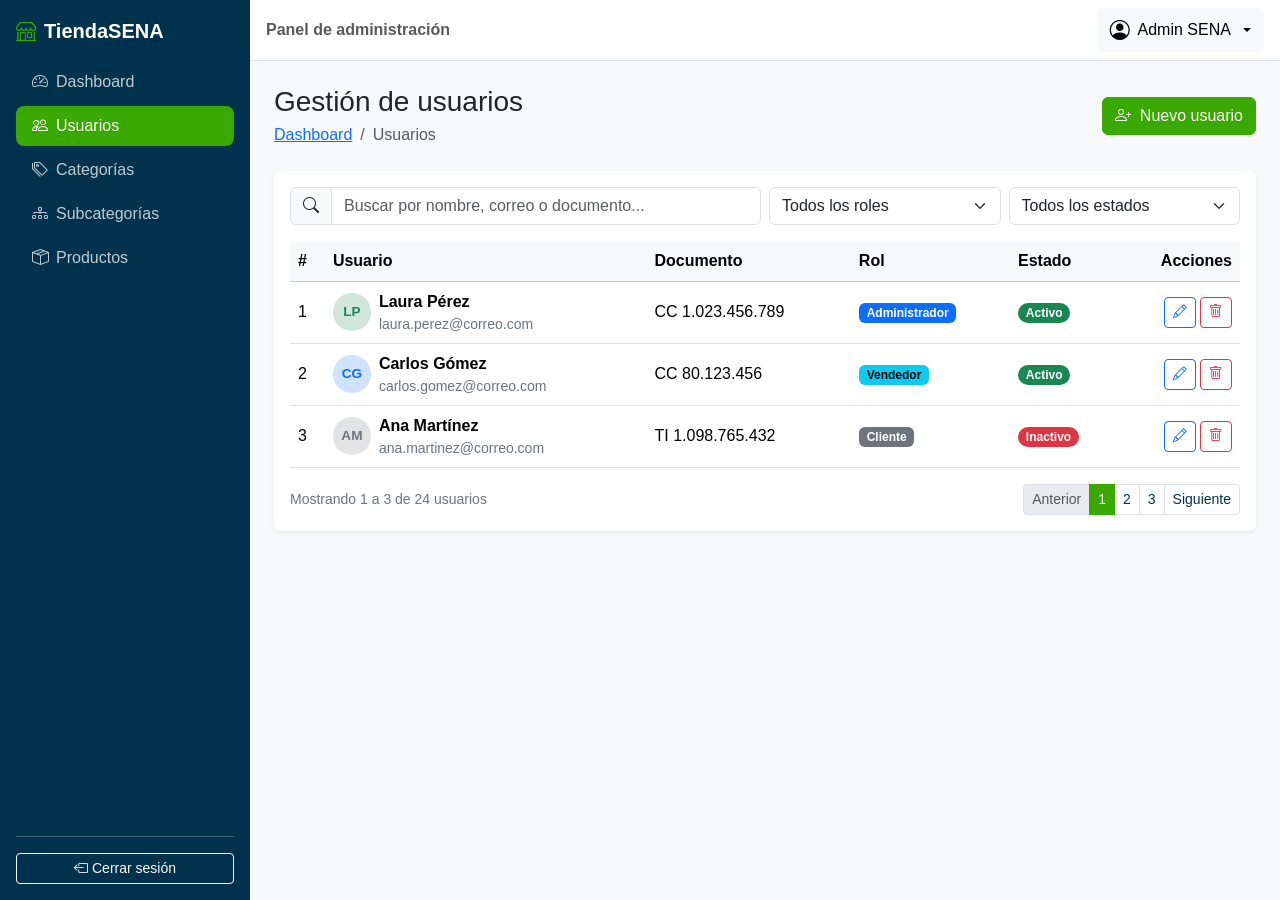
<file: usuarios.html>
<!DOCTYPE html> <!-- Documento HTML5. -->
<!-- Raíz en español. -->
<html lang="es">
<!-- Abre la cabecera. -->
<head>
    <!-- Codificación UTF-8. -->
    <meta charset="UTF-8">
    <!-- Diseño adaptable. -->
    <meta name="viewport" content="width=device-width, initial-scale=1.0">
    <!-- Título de la pestaña. Cambia en cada módulo. -->
    <title>Usuarios | TiendaSENA</title>
    <!-- CSS de Bootstrap. -->
    <link href="https://cdn.jsdelivr.net/npm/bootstrap@5.3.3/dist/css/bootstrap.min.css" rel="stylesheet">
    <!-- Íconos. -->
    <link href="https://cdn.jsdelivr.net/npm/bootstrap-icons@1.11.3/font/bootstrap-icons.min.css" rel="stylesheet">
    <!-- Nuestros estilos (después de Bootstrap). -->
    <link href="css/estilos.css" rel="stylesheet">
<!-- Cierra la cabecera. -->
</head>
<!-- Fondo gris muy claro para que las tarjetas blancas resalten. -->
<body class="bg-body-tertiary">

    <!-- ===================== MENÚ LATERAL ===================== -->
    <!-- offcanvas-lg: en pantallas menores a lg es un panel oculto que se desliza; desde lg se muestra normal. offcanvas-start lo hace salir por la izquierda. sidebar es nuestra clase. El id lo usa el botón que lo abre. -->
    <aside class="offcanvas-lg offcanvas-start sidebar" tabindex="-1" id="menuLateral" aria-labelledby="tituloMenu">
        <!-- Encabezado del panel; Bootstrap solo lo muestra en celular. -->
        <div class="offcanvas-header border-bottom border-secondary">
            <!-- Nombre del sistema en el panel móvil. -->
            <h5 class="offcanvas-title" id="tituloMenu"><i class="bi bi-shop me-2"></i>TiendaSENA</h5>
            <!-- Botón “X” blanco que cierra el panel. data-bs-target indica cuál panel cerrar. -->
            <button type="button" class="btn-close btn-close-white" data-bs-dismiss="offcanvas" data-bs-target="#menuLateral" aria-label="Cerrar menú"></button>
        <!-- Cierra el encabezado móvil. -->
        </div>
        <!-- Cuerpo del menú: Flexbox en columna para apilar logo, enlaces y botón de salida. -->
        <div class="offcanvas-body d-flex flex-column p-3">
            <!-- Logo que solo se ve en computador (d-none d-lg-flex): en celular ya está en el encabezado del panel. Al hacer clic vuelve al dashboard. -->
            <a href="dashboard.html" class="d-none d-lg-flex align-items-center mb-3 text-white text-decoration-none fs-5 fw-bold">
                <!-- Ícono verde y nombre. -->
                <i class="bi bi-shop me-2 text-sena"></i> TiendaSENA
            <!-- Cierra el logo. -->
            </a>
            <!-- Lista de navegación en columna (flex-column). nav-pills da forma de “píldora” al enlace activo. mb-auto empuja lo que sigue hasta el fondo. -->
            <ul class="nav nav-pills flex-column mb-auto">
                <!-- Enlace al dashboard. active lo resalta en verde y aria-current="page" avisa a los lectores de pantalla que es la página actual. **En cada módulo, el active pasa a su propio enlace.** -->
                <li class="nav-item"><a href="dashboard.html" class="nav-link"><i class="bi bi-speedometer2 me-2"></i>Dashboard</a></li>
                <!-- Enlace al módulo de usuarios (clase 5). -->
                <li class="nav-item"><a href="usuarios.html" class="nav-link active" aria-current="page"><i class="bi bi-people me-2"></i>Usuarios</a></li>
                <!-- Enlace a categorías (clase 6). -->
                <li class="nav-item"><a href="categorias.html" class="nav-link"><i class="bi bi-tags me-2"></i>Categorías</a></li>
                <!-- Enlace a subcategorías (clase 7). -->
                <li class="nav-item"><a href="subcategorias.html" class="nav-link"><i class="bi bi-diagram-3 me-2"></i>Subcategorías</a></li>
                <!-- Enlace a productos (clase 8). -->
                <li class="nav-item"><a href="productos.html" class="nav-link"><i class="bi bi-box-seam me-2"></i>Productos</a></li>
            <!-- Cierra la lista de navegación. -->
            </ul>
            <!-- Línea divisoria. -->
            <hr>
            <!-- Botón que vuelve al login (index.html): así “se cierra la sesión” en el prototipo. -->
            <a href="index.html" class="btn btn-outline-light btn-sm"><i class="bi bi-box-arrow-left me-1"></i>Cerrar sesión</a>
        <!-- Cierra el cuerpo del menú. -->
        </div>
    <!-- Cierra el menú lateral. -->
    </aside>

    <!-- ===================== ZONA DERECHA ===================== -->
    <!-- Nuestra clase contenido aplica el margin-left en computador. -->
    <div class="contenido">

        <!-- Barra superior -->
        <!-- Barra blanca con borde inferior. sticky-top la deja pegada arriba al hacer scroll. -->
        <nav class="navbar bg-white border-bottom px-3 sticky-top">
            <!-- Botón para abrir el menú en celular. d-lg-none lo oculta en computador (allá el menú siempre se ve). data-bs-toggle="offcanvas" + data-bs-target="#menuLateral" abren el panel. -->
            <button class="btn btn-outline-secondary d-lg-none" type="button" data-bs-toggle="offcanvas" data-bs-target="#menuLateral" aria-controls="menuLateral" aria-label="Abrir menú">
                <!-- Ícono de “hamburguesa”. -->
                <i class="bi bi-list"></i>
            <!-- Cierra el botón. -->
            </button>
            <!-- Texto de la barra; se oculta en celulares muy pequeños (d-none d-sm-inline). -->
            <span class="navbar-text fw-semibold d-none d-sm-inline">Panel de administración</span>
            <!-- Menú desplegable del usuario; ms-auto lo empuja a la derecha. -->
            <div class="dropdown ms-auto">
                <!-- Botón que abre el desplegable. dropdown-toggle dibuja la flechita; data-bs-toggle="dropdown" lo hace funcionar. -->
                <button class="btn btn-light dropdown-toggle d-flex align-items-center gap-2" type="button" data-bs-toggle="dropdown" aria-expanded="false">
                    <!-- Ícono de usuario. -->
                    <i class="bi bi-person-circle fs-5"></i>
                    <!-- Nombre del usuario, visible desde tablet. -->
                    <span class="d-none d-md-inline">Admin SENA</span>
                <!-- Cierra el botón. -->
                </button>
                <!-- Lista de opciones. dropdown-menu-end la alinea a la derecha para que no se salga de la pantalla. -->
                <ul class="dropdown-menu dropdown-menu-end shadow">
                    <!-- Encabezado no clicable dentro del menú. -->
                    <li><h6 class="dropdown-header">admin@sena.edu.co</h6></li>
                    <!-- Opción del menú (pantalla aún no construida). -->
                    <li><a class="dropdown-item" href="#"><i class="bi bi-person me-2"></i>Mi perfil</a></li>
                    <!-- Línea separadora. -->
                    <li><hr class="dropdown-divider"></li>
                    <!-- Otra forma de salir, en rojo (text-danger). -->
                    <li><a class="dropdown-item text-danger" href="index.html"><i class="bi bi-box-arrow-left me-2"></i>Cerrar sesión</a></li>
                <!-- Cierra la lista. -->
                </ul>
            <!-- Cierra el desplegable. -->
            </div>
        <!-- Cierra la barra superior. -->
        </nav>

        <!-- Contenido de la página -->
        <!-- Relleno 3 en celular y 4 desde tablet. -->
        <main class="p-3 p-md-4">
<!-- INICIO CONTENIDO -->
            <!-- Encabezado del módulo -->
            <!-- Flexbox: título a la izquierda y botón a la derecha. flex-wrap permite que en celular el botón baje a otra línea. -->
            <div class="d-flex flex-wrap justify-content-between align-items-center gap-2 mb-4">
                <!-- Bloque del título. -->
                <div>
                    <!-- Título de la página. -->
                    <h1 class="h3 mb-1">Gestión de usuarios</h1>
                    <!-- Breadcrumb (migas de pan): muestra dónde está el usuario dentro del sistema. -->
                    <nav aria-label="breadcrumb">
                        <!-- Lista ordenada con estilo de migas. -->
                        <ol class="breadcrumb mb-0 small">
                            <!-- Primer nivel, con enlace para volver. -->
                            <li class="breadcrumb-item"><a href="dashboard.html">Dashboard</a></li>
                            <!-- Nivel actual, sin enlace. Bootstrap agrega el separador / automáticamente. -->
                            <li class="breadcrumb-item active" aria-current="page">Usuarios</li>
                        <!-- Cierra la lista. -->
                        </ol>
                    <!-- Cierra el breadcrumb. -->
                    </nav>
                <!-- Cierra el bloque del título. -->
                </div>
                <!-- Botón principal (Crear). data-bs-toggle="modal" y data-bs-target="#modalUsuario" abren el modal del formulario. -->
                <button type="button" class="btn btn-sena" data-bs-toggle="modal" data-bs-target="#modalUsuario">
                    <!-- Ícono y texto del botón. -->
                    <i class="bi bi-person-plus me-1"></i> Nuevo usuario
                <!-- Cierra el botón. -->
                </button>
            <!-- Cierra el encabezado. -->
            </div>

            <!-- Una tarjeta envuelve filtros, tabla y paginación. -->
            <div class="card border-0 shadow-sm">
                <!-- Cuerpo de la tarjeta. -->
                <div class="card-body">

                    <!-- Filtros -->
                    <!-- El formulario es una fila de la rejilla (row) con espacio pequeño (g-2). role="search" indica que es un buscador. -->
                    <form class="row g-2 mb-3" role="search">
                        <!-- La búsqueda ocupa la mitad desde tablet; todo el ancho en celular. -->
                        <div class="col-md-6">
                            <!-- input-group pega un ícono o botón al campo de texto. -->
                            <div class="input-group">
                                <!-- Cajita gris con la lupa, pegada a la izquierda del campo. -->
                                <span class="input-group-text"><i class="bi bi-search"></i></span>
                                <!-- Campo de búsqueda. aria-label reemplaza al label visible para lectores de pantalla. -->
                                <input type="search" class="form-control" placeholder="Buscar por nombre, correo o documento..." aria-label="Buscar usuario">
                            <!-- Cierra el grupo. -->
                            </div>
                        <!-- Cierra la columna. -->
                        </div>
                        <!-- Medio ancho en celular, un cuarto desde tablet. -->
                        <div class="col-6 col-md-3">
                            <!-- form-select da estilo de Bootstrap a la lista desplegable. -->
                            <select class="form-select" aria-label="Filtrar por rol">
                                <!-- selected marca la opción elegida por defecto. -->
                                <option selected>Todos los roles</option>
                                <!-- Opción de rol. -->
                                <option>Administrador</option>
                                <!-- Opción de rol. -->
                                <option>Vendedor</option>
                                <!-- Opción de rol. -->
                                <option>Cliente</option>
                            <!-- Cierra la lista. -->
                            </select>
                        <!-- Cierra la columna. -->
                        </div>
                        <!-- Columna del segundo filtro. -->
                        <div class="col-6 col-md-3">
                            <!-- Filtro por estado. -->
                            <select class="form-select" aria-label="Filtrar por estado">
                                <!-- Opción por defecto. -->
                                <option selected>Todos los estados</option>
                                <!-- Opción. -->
                                <option>Activo</option>
                                <!-- Opción. -->
                                <option>Inactivo</option>
                            <!-- Cierra la lista. -->
                            </select>
                        <!-- Cierra la columna. -->
                        </div>
                    <!-- Cierra los filtros. -->
                    </form>

                    <!-- Tabla de usuarios -->
                    <!-- Desplazamiento horizontal en celular. -->
                    <div class="table-responsive">
                        <!-- Tabla con resaltado y centrado vertical. -->
                        <table class="table table-hover align-middle">
                            <!-- Encabezado gris claro. -->
                            <thead class="table-light">
                                <!-- Fila de títulos. -->
                                <tr>
                                    <!-- scope="col" indica que el título pertenece a la columna (accesibilidad). -->
                                    <th scope="col">#</th>
                                    <!-- Nombre y correo. -->
                                    <th scope="col">Usuario</th>
                                    <!-- Tipo y número de documento. -->
                                    <th scope="col">Documento</th>
                                    <!-- Rol en el sistema. -->
                                    <th scope="col">Rol</th>
                                    <!-- Activo o inactivo. -->
                                    <th scope="col">Estado</th>
                                    <!-- Botones de editar y eliminar, alineados a la derecha. -->
                                    <th scope="col" class="text-end">Acciones</th>
                                <!-- Cierra la fila. -->
                                </tr>
                            <!-- Cierra el encabezado. -->
                            </thead>
                            <!-- Cuerpo con los datos de ejemplo. -->
                            <tbody>
                                <!-- Usuario 1. -->
                                <tr>
                                    <!-- Número de fila. -->
                                    <td>1</td>
                                    <!-- Celda compuesta: avatar + nombre + correo. -->
                                    <td>
                                        <!-- Flexbox para poner el avatar al lado del texto. -->
                                        <div class="d-flex align-items-center gap-2">
                                            <!-- Nuestro círculo avatar con las iniciales. -->
                                            <span class="avatar bg-success-subtle text-success">LP</span>
                                            <!-- Bloque de texto. -->
                                            <div>
                                                <!-- Nombre en seminegrita. -->
                                                <div class="fw-semibold">Laura Pérez</div>
                                                <!-- Correo pequeño y gris. -->
                                                <div class="small text-secondary">laura.perez@correo.com</div>
                                            <!-- Cierra el bloque. -->
                                            </div>
                                        <!-- Cierra el Flexbox. -->
                                        </div>
                                    <!-- Cierra la celda. -->
                                    </td>
                                    <!-- Documento. -->
                                    <td>CC 1.023.456.789</td>
                                    <!-- Rol en un badge azul. -->
                                    <td><span class="badge text-bg-primary">Administrador</span></td>
                                    <!-- Estado: badge verde con forma de píldora (rounded-pill). -->
                                    <td><span class="badge rounded-pill text-bg-success">Activo</span></td>
                                    <!-- Celda de acciones; text-nowrap evita que los botones se partan en dos líneas. -->
                                    <td class="text-end text-nowrap">
                                        <!-- Botón Editar (la “U”): abre el mismo modal del formulario. title muestra un texto al dejar el mouse encima. -->
                                        <button type="button" class="btn btn-sm btn-outline-primary" data-bs-toggle="modal" data-bs-target="#modalUsuario" title="Editar">
                                            <!-- Ícono de lápiz. -->
                                            <i class="bi bi-pencil"></i>
                                        <!-- Cierra el botón. -->
                                        </button>
                                        <!-- Botón Eliminar (la “D”): abre el modal de confirmación. -->
                                        <button type="button" class="btn btn-sm btn-outline-danger" data-bs-toggle="modal" data-bs-target="#modalEliminar" title="Eliminar">
                                            <!-- Ícono de papelera. -->
                                            <i class="bi bi-trash"></i>
                                        <!-- Cierra el botón. -->
                                        </button>
                                    <!-- Cierra la celda de acciones. -->
                                    </td>
                                <!-- Cierra el usuario 1. -->
                                </tr>
                                <!-- Usuario 2 (misma estructura). -->
                                <tr>
                                    <!-- Número. -->
                                    <td>2</td>
                                    <!-- Celda compuesta. -->
                                    <td>
                                        <!-- Flexbox. -->
                                        <div class="d-flex align-items-center gap-2">
                                            <!-- Avatar azul. -->
                                            <span class="avatar bg-primary-subtle text-primary">CG</span>
                                            <!-- Texto. -->
                                            <div>
                                                <!-- Nombre. -->
                                                <div class="fw-semibold">Carlos Gómez</div>
                                                <!-- Correo. -->
                                                <div class="small text-secondary">carlos.gomez@correo.com</div>
                                            <!-- Cierra el texto. -->
                                            </div>
                                        <!-- Cierra el Flexbox. -->
                                        </div>
                                    <!-- Cierra la celda. -->
                                    </td>
                                    <!-- Documento. -->
                                    <td>CC 80.123.456</td>
                                    <!-- Rol en badge celeste. -->
                                    <td><span class="badge text-bg-info">Vendedor</span></td>
                                    <!-- Estado activo. -->
                                    <td><span class="badge rounded-pill text-bg-success">Activo</span></td>
                                    <!-- Acciones. -->
                                    <td class="text-end text-nowrap">
                                        <!-- Editar (escrito en una sola línea: es lo mismo). -->
                                        <button type="button" class="btn btn-sm btn-outline-primary" data-bs-toggle="modal" data-bs-target="#modalUsuario" title="Editar"><i class="bi bi-pencil"></i></button>
                                        <!-- Eliminar. -->
                                        <button type="button" class="btn btn-sm btn-outline-danger" data-bs-toggle="modal" data-bs-target="#modalEliminar" title="Eliminar"><i class="bi bi-trash"></i></button>
                                    <!-- Cierra las acciones. -->
                                    </td>
                                <!-- Cierra el usuario 2. -->
                                </tr>
                                <!-- Usuario 3. -->
                                <tr>
                                    <!-- Número. -->
                                    <td>3</td>
                                    <!-- Celda compuesta. -->
                                    <td>
                                        <!-- Flexbox. -->
                                        <div class="d-flex align-items-center gap-2">
                                            <!-- Avatar gris (usuario inactivo). -->
                                            <span class="avatar bg-secondary-subtle text-secondary">AM</span>
                                            <!-- Texto. -->
                                            <div>
                                                <!-- Nombre. -->
                                                <div class="fw-semibold">Ana Martínez</div>
                                                <!-- Correo. -->
                                                <div class="small text-secondary">ana.martinez@correo.com</div>
                                            <!-- Cierra el texto. -->
                                            </div>
                                        <!-- Cierra el Flexbox. -->
                                        </div>
                                    <!-- Cierra la celda. -->
                                    </td>
                                    <!-- Documento (tarjeta de identidad). -->
                                    <td>TI 1.098.765.432</td>
                                    <!-- Rol en badge gris. -->
                                    <td><span class="badge text-bg-secondary">Cliente</span></td>
                                    <!-- Estado inactivo en rojo. -->
                                    <td><span class="badge rounded-pill text-bg-danger">Inactivo</span></td>
                                    <!-- Acciones. -->
                                    <td class="text-end text-nowrap">
                                        <!-- Editar. -->
                                        <button type="button" class="btn btn-sm btn-outline-primary" data-bs-toggle="modal" data-bs-target="#modalUsuario" title="Editar"><i class="bi bi-pencil"></i></button>
                                        <!-- Eliminar. -->
                                        <button type="button" class="btn btn-sm btn-outline-danger" data-bs-toggle="modal" data-bs-target="#modalEliminar" title="Eliminar"><i class="bi bi-trash"></i></button>
                                    <!-- Cierra las acciones. -->
                                    </td>
                                <!-- Cierra el usuario 3. -->
                                </tr>
                            <!-- Cierra el cuerpo. -->
                            </tbody>
                        <!-- Cierra la tabla. -->
                        </table>
                    <!-- Cierra la envoltura responsive. -->
                    </div>

                    <!-- Paginación -->
                    <!-- Texto informativo a la izquierda y paginación a la derecha. -->
                    <div class="d-flex flex-wrap justify-content-between align-items-center gap-2">
                        <!-- Resumen de resultados. -->
                        <small class="text-secondary">Mostrando 1 a 3 de 24 usuarios</small>
                        <!-- La paginación es una navegación. -->
                        <nav aria-label="Paginación de usuarios">
                            <!-- Componente pagination, tamaño pequeño. -->
                            <ul class="pagination pagination-sm mb-0">
                                <!-- disabled: no hay página anterior a la 1. -->
                                <li class="page-item disabled"><a class="page-link" href="#">Anterior</a></li>
                                <!-- Página actual (verde por nuestra personalización). -->
                                <li class="page-item active" aria-current="page"><a class="page-link" href="#">1</a></li>
                                <!-- Página 2. -->
                                <li class="page-item"><a class="page-link" href="#">2</a></li>
                                <!-- Página 3. -->
                                <li class="page-item"><a class="page-link" href="#">3</a></li>
                                <!-- Botón siguiente. -->
                                <li class="page-item"><a class="page-link" href="#">Siguiente</a></li>
                            <!-- Cierra la lista. -->
                            </ul>
                        <!-- Cierra la navegación. -->
                        </nav>
                    <!-- Cierra el bloque de paginación. -->
                    </div>
                <!-- Cierra el cuerpo de la tarjeta. -->
                </div>
            <!-- Cierra la tarjeta. -->
            </div>

            <!-- Modal: crear / editar usuario -->
            <!-- Modal oculto; su id es el destino de los botones “Nuevo usuario” y “Editar”. -->
            <div class="modal fade" id="modalUsuario" tabindex="-1" aria-labelledby="tituloModalUsuario" aria-hidden="true">
                <!-- modal-lg: modal ancho. modal-dialog-scrollable: si el formulario es largo, solo se desplaza el cuerpo. -->
                <div class="modal-dialog modal-lg modal-dialog-scrollable">
                    <!-- Contenido del modal. -->
                    <div class="modal-content">
                        <!-- Encabezado. -->
                        <div class="modal-header">
                            <!-- Título del modal; fs-5 ajusta el tamaño de letra. -->
                            <h2 class="modal-title fs-5" id="tituloModalUsuario"><i class="bi bi-person-vcard me-2"></i>Datos del usuario</h2>
                            <!-- Botón “X” para cerrar. -->
                            <button type="button" class="btn-close" data-bs-dismiss="modal" aria-label="Cerrar"></button>
                        <!-- Cierra el encabezado. -->
                        </div>
                        <!-- Cuerpo con el formulario. -->
                        <div class="modal-body">
                            <!-- El formulario es una fila de la rejilla: así ponemos dos campos por línea. -->
                            <form class="row g-3">
                                <!-- Mitad del ancho desde tablet. -->
                                <div class="col-md-6">
                                    <!-- Etiqueta. Usamos el prefijo usu en los id para no repetirlos con otros formularios. -->
                                    <label for="usuNombres" class="form-label">Nombres</label>
                                    <!-- Campo obligatorio. -->
                                    <input type="text" class="form-control" id="usuNombres" placeholder="Ej: Laura" required>
                                <!-- Cierra la columna. -->
                                </div>
                                <!-- Otra mitad. -->
                                <div class="col-md-6">
                                    <!-- Etiqueta. -->
                                    <label for="usuApellidos" class="form-label">Apellidos</label>
                                    <!-- Campo obligatorio. -->
                                    <input type="text" class="form-control" id="usuApellidos" placeholder="Ej: Pérez Rojas" required>
                                <!-- Cierra la columna. -->
                                </div>
                                <!-- Un tercio del ancho. -->
                                <div class="col-md-4">
                                    <!-- Etiqueta. -->
                                    <label for="usuTipoDoc" class="form-label">Tipo de documento</label>
                                    <!-- Lista de tipos de documento. -->
                                    <select class="form-select" id="usuTipoDoc">
                                        <!-- Opción CC. -->
                                        <option value="CC">Cédula de ciudadanía</option>
                                        <!-- Opción TI. -->
                                        <option value="TI">Tarjeta de identidad</option>
                                        <!-- Opción CE. -->
                                        <option value="CE">Cédula de extranjería</option>
                                        <!-- Opción pasaporte. -->
                                        <option value="PP">Pasaporte</option>
                                    <!-- Cierra la lista. -->
                                    </select>
                                <!-- Cierra la columna. -->
                                </div>
                                <!-- Dos tercios del ancho (4 + 8 = 12). -->
                                <div class="col-md-8">
                                    <!-- Etiqueta. -->
                                    <label for="usuDocumento" class="form-label">Número de documento</label>
                                    <!-- inputmode="numeric" muestra el teclado numérico en el celular. -->
                                    <input type="text" class="form-control" id="usuDocumento" inputmode="numeric" placeholder="Sin puntos ni espacios">
                                <!-- Cierra la columna. -->
                                </div>
                                <!-- Mitad. -->
                                <div class="col-md-6">
                                    <!-- Etiqueta. -->
                                    <label for="usuCorreo" class="form-label">Correo electrónico</label>
                                    <!-- Campo de correo con validación del navegador. -->
                                    <input type="email" class="form-control" id="usuCorreo" placeholder="nombre@correo.com" required>
                                <!-- Cierra la columna. -->
                                </div>
                                <!-- Mitad. -->
                                <div class="col-md-6">
                                    <!-- Etiqueta. -->
                                    <label for="usuTelefono" class="form-label">Teléfono</label>
                                    <!-- type="tel" muestra el teclado telefónico. -->
                                    <input type="tel" class="form-control" id="usuTelefono" placeholder="300 123 4567">
                                <!-- Cierra la columna. -->
                                </div>
                                <!-- Mitad. -->
                                <div class="col-md-6">
                                    <!-- Etiqueta. -->
                                    <label for="usuRol" class="form-label">Rol</label>
                                    <!-- Lista de roles, obligatoria. -->
                                    <select class="form-select" id="usuRol" required>
                                        <!-- Opción guía: disabled impide elegirla de nuevo y value="" hace que required la considere vacía. -->
                                        <option value="" selected disabled>Seleccione…</option>
                                        <!-- Rol. -->
                                        <option>Administrador</option>
                                        <!-- Rol. -->
                                        <option>Vendedor</option>
                                        <!-- Rol. -->
                                        <option>Cliente</option>
                                    <!-- Cierra la lista. -->
                                    </select>
                                <!-- Cierra la columna. -->
                                </div>
                                <!-- Mitad. -->
                                <div class="col-md-6">
                                    <!-- Etiqueta. -->
                                    <label for="usuClave" class="form-label">Contraseña</label>
                                    <!-- Campo de contraseña. aria-describedby lo conecta con el texto de ayuda de abajo. -->
                                    <input type="password" class="form-control" id="usuClave" aria-describedby="ayudaClave">
                                    <!-- form-text: texto de ayuda pequeño y gris bajo el campo. -->
                                    <div id="ayudaClave" class="form-text">Mínimo 8 caracteres, con números y letras.</div>
                                <!-- Cierra la columna. -->
                                </div>
                                <!-- Todo el ancho. -->
                                <div class="col-12">
                                    <!-- form-switch convierte la casilla en un interruptor. -->
                                    <div class="form-check form-switch">
                                        <!-- Interruptor encendido por defecto (checked). -->
                                        <input class="form-check-input" type="checkbox" role="switch" id="usuActivo" checked>
                                        <!-- Etiqueta del interruptor. -->
                                        <label class="form-check-label" for="usuActivo">Usuario activo</label>
                                    <!-- Cierra el interruptor. -->
                                    </div>
                                <!-- Cierra la columna. -->
                                </div>
                            <!-- Cierra el formulario. -->
                            </form>
                        <!-- Cierra el cuerpo. -->
                        </div>
                        <!-- Pie con los botones. -->
                        <div class="modal-footer">
                            <!-- Cierra sin guardar. -->
                            <button type="button" class="btn btn-secondary" data-bs-dismiss="modal">Cancelar</button>
                            <!-- En el prototipo “Guardar” solo cierra el modal; en el sistema real enviará los datos al servidor. -->
                            <button type="button" class="btn btn-sena" data-bs-dismiss="modal"><i class="bi bi-save me-1"></i>Guardar</button>
                        <!-- Cierra el pie. -->
                        </div>
                    <!-- Cierra el contenido. -->
                    </div>
                <!-- Cierra el diálogo. -->
                </div>
            <!-- Cierra el modal del formulario. -->
            </div>

            <!-- Modal: confirmar eliminación -->
            <!-- Modal destino de los botones de papelera. -->
            <div class="modal fade" id="modalEliminar" tabindex="-1" aria-labelledby="tituloModalEliminar" aria-hidden="true">
                <!-- Centrado en pantalla y pequeño (modal-sm). -->
                <div class="modal-dialog modal-dialog-centered modal-sm">
                    <!-- Contenido. -->
                    <div class="modal-content">
                        <!-- Cuerpo centrado con buen relleno (este modal no tiene encabezado). -->
                        <div class="modal-body text-center p-4">
                            <!-- Ícono grande de advertencia en rojo. -->
                            <i class="bi bi-exclamation-triangle text-danger display-5"></i>
                            <!-- Pregunta clara. -->
                            <h2 class="h5 mt-3" id="tituloModalEliminar">¿Eliminar este usuario?</h2>
                            <!-- Advertencia de la consecuencia. -->
                            <p class="text-secondary small mb-0">Esta acción no se puede deshacer.</p>
                        <!-- Cierra el cuerpo. -->
                        </div>
                        <!-- Pie con botones centrados, sin línea divisoria. -->
                        <div class="modal-footer justify-content-center border-0 pt-0">
                            <!-- Opción segura, con poco énfasis. -->
                            <button type="button" class="btn btn-light" data-bs-dismiss="modal">Cancelar</button>
                            <!-- Acción destructiva en rojo y con un texto que dice exactamente qué pasará. -->
                            <button type="button" class="btn btn-danger" data-bs-dismiss="modal">Sí, eliminar</button>
                        <!-- Cierra el pie. -->
                        </div>
                    <!-- Cierra el contenido. -->
                    </div>
                <!-- Cierra el diálogo. -->
                </div>
            <!-- Cierra el modal de eliminación. -->
            </div>
<!-- FIN CONTENIDO -->
        <!-- Cierra el contenido. -->
        </main>
    <!-- Cierra la zona derecha. -->
    </div>

    <!-- JavaScript de Bootstrap: necesario para el menú deslizable, el desplegable del usuario y los modales. -->
    <script src="https://cdn.jsdelivr.net/npm/bootstrap@5.3.3/dist/js/bootstrap.bundle.min.js"></script>
<!-- Cierra el cuerpo. -->
</body>
<!-- Cierra el documento. -->
</html>
</file>
<file: css/estilo.css>
/* Hoja de estilos de software de inventarios*/



/*variables de marca es decir las generales */
:root {/*es la rais del documento las variables declaradas aqui sirven para toda la pagina*/ 
    --sena-verde: #39a900;/*toda variable inicia con -- el color esta en hexadecimal pero puede colocarlo en texto*/
    --sena-verde-oscuro: #2e8700; 
    --sena-azul: #00324d; 
    --sidebar-ancho: 250px/*ancho del menu lateral px es la unidad */

}
    /*variables generales estilos generales que aplican a todas las paginas*/
    body {/*afecta a todo el cuerpo de la pagina*/
        margin:0;/*quita la margen que el navegador coloca el navegador por defecto*/
        font-family: "segoe UI", Roboto, arial, sans-serif;/*tipos de letra si no existe pasa a la siguiente*/

    }
    /* texto verde sena */
    .texto-sena {
        /*usa la variable de marca*/
        color: var(--sena-verde);

    }
    /*boton con los colores del sena usando ls variables de bootsatrap*/
    /*se usa junto a btn:class="btn btn-sena"*/
    .btn-sena {
        /*color de texto*/
        --bs-btn-color: #fff; 
        /*color fondo*/
        --bs-btn-bg: var(--sena-verde);
        /*color de borde*/
        --bs-btn-border-color:var(--sena_verde);
        /*texto con el mouse arriba*/
        --bs-btn-hover-color: #fff;
        /*fondo con el mouse encima*/
        --bs-btn-hover-bg: var(--sena-verde-oscuro);
        /*borde con el mouse encima*/
        --bs--btn-hover-border-color: var(--sena-verde-oscuro);
        /*texto mientras se hace clic*/
        --bs--btn--active-color: #fff;
        /*fondo mientras se hace clic*/
        --bs-btn-active-bg: var(--sena_verde-oscuro);
        /*borde mientras se hace clic*/
        --bs-btn-active-border-color: var(--sena_verde-oscuro);
        /*cierra la regla*/
    }
    /* la coma aplica la misma regla a varios selectores: los campos con el foco*/
    .form-control:focus,
    /* las listas desplegables con foco*/
    .form-select:focus,
    /* y las casillas con foco*/
    .form-check-input:focus {
        /*borde verde en lugar de azul de bootstrap*/
        border-color: var(--sena-verde);
        /* halo verde traslucido al rededor del campo*/
        box-shadow: 0 0 0 0.25rem rgba(57, 169, 0, 0.25);
        /*cierre de la regla*/
    }

    /*casilla o interructor marcado */
    .form-check-input:checked {
        /*relleno verde*/
        background-color: var(--sena-verde);
        /*bode verde*/
        border-color: var(--sena-verde);
        /*cierra la regla*/
    }

    /* login y registro*/
    /* fondo de pantalla*/
    .login-fondo {
        /*alto minimo de toda la ventana*/
        min-height: 100vh;
        /*flexbox*/
        display:flex;
        /*centrado vertical*/
        align-items: center;
        justify-content: center ;
        /*relleno en celular*/
        padding:1rem;
        /* el podding no suma al alto*/
        box-sizing: border-box;
        /*degradado azul-verde*/
        background: linear-gradient(135deg, var(--sena-azul), var(--sena-verde)); 
        /*cierra la regla*/
    }
    /*tarjeta blanca*/
    .login-card {
        /*ancho completo*/
        width: 100%;
        /*hasta 420px*/
        max-width: 420px;
        /*fondo blanco*/
        background-color: #fff;
        /*esquinas redondeadas*/
        border-radius: 1rem;
        /*relleno interno*/
        padding: 2.5rem 2rem;
        /*el ancho incluye el reyeno*/
        box-sizing: border-box;
        /*sombra*/
        box-shadow: 0 1rem 3rem rgba(0, 0, 0, 0.25);
        /*cierre regla*/
    }
    /* dos clases pegadas (sin espacio) = elemntos que tienen ambas clases las usara el registro que tiene mas campos*/
    .login-card.ancha {
        /*tarjeta mas ancha*/
        max-width: 680px;
        /*cierre la regla*/
    }
    /*encabezado de la tarjeta*/
    .login-encabezado {
        /*centrado*/
        text-align: center;
        /*espacio inferior*/
        margin-bottom: 1.5rem;
        /*cierre de la regla*/
    }
    /*titulo dentro del encabezado*/
    .login-encabezado h1 {
        /*azul sena*/
        color: var(--sena-azul);
        /*margen pequeño*/
        margin: 0.25rem 0;
        /*cierre de la regla*/
    }
    /* textosnpequeños de abajo*/
    .login-pie {
        /*centrados*/
        text-align: center;
        /*letra pequeña*/
        font-size: 0.875rem;
        /*gris*/
        color: #6c757d;
        /*margen superior*/
        margin: 1,25rem 0 0;
        /*cierre de la regla*/
    }
    /* panel menu lateral*/
    /* clase del <aside> del menu lateral*/
    .sidebar {
        /*fondo azul sena usamos!IMPORTANT porque en pantallas grandes Bootstrap pone offcavas-ig con fondo trasparente usando important y solo asi podemos priorizarlo*/
        background-color: var(--sena-azul) !important;
        /*texto blanco dentro del menu*/
        color: #fff;
        /*cierre de la regla*/
    }
    /*enlaces del menu lateral*/
    .siderbar .nav-link {
        /* blanco al 75% en los enlaces no activos se ven un poco mas apagados*/
        color: rgba(255, 255, 255, 0.75);
        /*esquinas redondeadas*/
        border-radius: 0.5rem;
        /* separacion entre enlaces*/
        margin-bottom: 0.25rem;
        /*cierre de la regla*/
    }
    /* enlace con el mause encima*/
    .sidebar .nav-link:hover {
        /*texto blanco*/
        color: #fff;
        /*texto blanco al 10%un resalte sutil*/
        background-color: rgba(255, 255, 255, 0.1);
        /*cierre de la regla*/
    }
    /* enlace de la pagina actual (tiene las dos clases: nav-link y active*/
    .sidebar .nav-link.active {
        /*texto blanco*/
        color:#fff;
        /*fondo verde sena el usuario sabe en que modulo esta*/
        background-color: var(--sena-verde);
        /*cierre de la regla*/
    }
    /* las reglas siguientes solo aplican en pantallas de 992 px o mas el brekcpoint de bootstrap*/
    @media (min-width:992px) {
        /* menu lateral del computador*/
        .siderbar{
            /* queda fijo no se mueve al desplazar la pagina*/
            position: fixed;
            /*pegado arriba*/
            top:0;
            /* y abajo ocupa todo el alto */
            bottom: 0;
            /*pegado a la ixquierda*/
            left: 0;
            /*ancho tomando la variable (250px)*/
            width: var(--sidebar-ancho);
        }
        /*cuerpo del menu computador*/
        .sidebar .offcavas-body {
            /*ocupa todo el alto del boton cerra secion queda al fondo*/
            height: 100%;
            /* si el menu es muy largo aparece la barra de desplazamiento*/
            overflow-y: auto;
        }
        /*contenedor de la barra superior + el contenido*/
        .contenido {
            /* se corre a la derecha el ancho del menu para que no quede debajo de el*/
            margin-left: var(--sidebar-ancho);
        }
        /*cierre de la funcion @media*/ 
    }

    /* tarjeta de los indicadores*/ 
    /*tarjeta con los numeros del dashboard (kpi indicadore clave*/
    .tarjetas-kpi {
        /*sin borde general*/
        border: 0;
        /*exepto una franja verde a la izquierda*/
        border-left: 4px solid var(--sena-verde);
        /* anima el movimiento y la sombra en 0.2 segundos*/
        transition: transform .2s, box-shadow  .2s;

    }
    /*tarjeta con el mause encima*/

    .tarjetas-kpi:hover {
        /*la sube 4px efecto de levantarse*/
        transform: translateY(-4px);
        /*sombra mas marcada (!importad para ganarle el shadow-sm*/
        box-shadow: 0 ,5rem rgba(0, 0, 0, .12) !important;
    }
    /* cuadro del color que contiene el icono de la tarjeta*/
    .icono-kpi {
        width: 52px;
        height: 52px;
        /*flexbox para centrar el icono*/
        display: flex;
        align-items: center;
        justify-content: center;
        border-radius: .75rem;
        font-size: 1.5rem;
    }
    /* modulos de gestion*/
    /* circulo con las iniciales del usuario*/
    .avatar {
        width: 38px;
        height: 38px;
        border-radius: 50%;
        /*flexbox en linea para center*/
        display: flex;
        align-items: center;
        justify-content: center;
        /*letras semi negritas*/
        font-weight: 600;
        font-size: 0.85rem;
        /*evita que el circulo se aplaste falta de espacio*/
        flex-shrink: 0;
    }
    /* personalizamos la pagina de bootstrapt con sus variables*/
    .pagination{
    /*color de los numeros*/
    --bs-pagination-color: var(--sena-azul);
    /*fondo de pagina activa*/
    --bs-pagination-active-bg: var(--sena-verde);
    /*borde de pagina activa*/
    --bs-pagination-active-border-color: var(--sena-verde);
    }
    /*tarjeta punteada que invita a crer una categoria nueva*/
    .tarjeta-agregar {
        border: 2px dashed #ced4da;
        background-color: transparent;
        color: #6c757d;
        min-height: 200px;
        /*anima los cambios de color*/
        transition: border-color .2s,background-color .2s, color .2s; 
    }
    /* al pasar el mause*/
    .tarjeta-agregar:hover {
        border-color: var(--sena-verde);
        color: var(--sena-verde)
    }
    /*cuadro donde ira la foto del color*/
    .miniatura {
        width: 48px;
        display: flex;
        align-items: center;
        border-radius: 5rem;
        background-color: #eef2f5;
        color: var(--sena-azul);
        font-size: 1.4rem;
        flex-shrink: 0;
    }
    /*lista de categorias*/
    .list-group {
        /*fonde item activo*/
        --bs-list-group_active_bg: var(--sena-verde);
        /*borde de item activo*/
        --bs-list-group-active-border-color:var(--sena-verde);
    }
</file>
<file: css/estilos.css>
/* =============================================
   TiendaSENA - Hoja de estilos del prototipo
   ============================================= */

/* ---------- 1. Variables de marca ---------- */
/* Las variables de :root sirven en todo el documento. */
:root {
    /* Verde institucional del SENA. */
    --sena-verde: #39a900;
    /* Verde oscuro para estados hover y active. */
    --sena-verde-oscuro: #2e8700;
    /* Azul oscuro institucional. */
    --sena-azul: #00324d;
    /* Ancho del menú lateral (clase 4). */
    --sidebar-ancho: 250px;
/* Cierra el bloque de variables. */
}

/* ---------- 2. Generales y personalización de Bootstrap ---------- */
/* Todo el documento. */
body {
    /* Sin margen exterior. */
    margin: 0;
    /* Tipografía del proyecto (reemplaza la de Bootstrap porque nuestro archivo se carga después). */
    font-family: "Segoe UI", Roboto, Arial, sans-serif;
/* Cierra la regla. */
}

/* Texto verde SENA. */
.text-sena {
    /* Usa la variable de marca. */
    color: var(--sena-verde);
/* Cierra la regla. */
}

/* Botón con los colores del SENA usando las variables de Bootstrap */
/* se usa junto a btn: class="btn btn-sena". */
.btn-sena {
    /* color del texto. */
    --bs-btn-color: #fff;
    /* color de fondo. */
    --bs-btn-bg: var(--sena-verde);
    /* color del borde. */
    --bs-btn-border-color: var(--sena-verde);
    /* texto con el mouse encima. */
    --bs-btn-hover-color: #fff;
    /* fondo con el mouse encima. */
    --bs-btn-hover-bg: var(--sena-verde-oscuro);
    /* borde con el mouse encima. */
    --bs-btn-hover-border-color: var(--sena-verde-oscuro);
    /* texto mientras se hace clic. */
    --bs-btn-active-color: #fff;
    /* fondo mientras se hace clic. */
    --bs-btn-active-bg: var(--sena-verde-oscuro);
    /* borde mientras se hace clic. */
    --bs-btn-active-border-color: var(--sena-verde-oscuro);
/* Cierra la regla. */
}

/* la coma aplica la misma regla a varios selectores: los campos con el foco… */
.form-control:focus,
/* …las listas desplegables con foco… */
.form-select:focus,
/* …y las casillas con foco. */
.form-check-input:focus {
    /* borde verde en lugar del azul de Bootstrap. */
    border-color: var(--sena-verde);
    /* “halo” verde translúcido alrededor del campo. */
    box-shadow: 0 0 0 .25rem rgba(57, 169, 0, .25);
/* Cierra la regla. */
}

/* casilla o interruptor marcado. */
.form-check-input:checked {
    /* relleno verde. */
    background-color: var(--sena-verde);
    /* borde verde. */
    border-color: var(--sena-verde);
/* Cierra la regla. */
}

/* ---------- 3. Login y registro ---------- */
/* Fondo de la pantalla. */
.login-fondo {
    /* Alto mínimo de toda la ventana. */
    min-height: 100vh;
    /* Flexbox… */
    display: flex;
    /* …centrado vertical… */
    align-items: center;
    /* …y horizontal. */
    justify-content: center;
    /* Relleno en celular. */
    padding: 1rem;
    /* El padding no suma al alto. */
    box-sizing: border-box;
    /* Degradado azul → verde. */
    background: linear-gradient(135deg, var(--sena-azul), var(--sena-verde));
/* Cierra la regla. */
}

/* Tarjeta blanca. */
.login-card {
    /* Ancho completo… */
    width: 100%;
    /* …hasta 420px. */
    max-width: 420px;
    /* Fondo blanco. */
    background-color: #fff;
    /* Esquinas redondeadas. */
    border-radius: 1rem;
    /* Relleno interno. */
    padding: 2.5rem 2rem;
    /* El ancho incluye el relleno. */
    box-sizing: border-box;
    /* Sombra. */
    box-shadow: 0 1rem 3rem rgba(0, 0, 0, .25);
/* Cierra la regla. */
}

/* dos clases pegadas (sin espacio) = elementos que tienen ambas clases. La usará el registro, que tiene más campos. */
.login-card.ancha {
    /* tarjeta más ancha. */
    max-width: 680px;
/* Cierra la regla. */
}

/* Encabezado de la tarjeta. */
.login-encabezado {
    /* Centrado. */
    text-align: center;
    /* Espacio inferior. */
    margin-bottom: 1.5rem;
/* Cierra la regla. */
}

/* Título dentro del encabezado. */
.login-encabezado h1 {
    /* Azul SENA. */
    color: var(--sena-azul);
    /* Margen pequeño. */
    margin: .25rem 0;
/* Cierra la regla. */
}

/* Textos pequeños de abajo. */
.login-pie {
    /* Centrados. */
    text-align: center;
    /* Letra pequeña. */
    font-size: .875rem;
    /* Gris. */
    color: #6c757d;
    /* Margen superior. */
    margin: 1.25rem 0 0;
/* Cierra la regla. */
}

/* ---------- 4. Panel: menú lateral ---------- */
/* Clase del <aside> del menú lateral. */
.sidebar {
    /* Fondo azul SENA. Usamos !important porque en pantallas grandes Bootstrap pone el offcanvas-lg con fondo transparente usando !important, y solo así podemos ganarle. */
    background-color: var(--sena-azul) !important;
    /* Texto blanco dentro del menú. */
    color: #fff;
/* Cierra la regla. */
}

/* Enlaces del menú lateral. */
.sidebar .nav-link {
    /* Blanco al 75%: los enlaces no activos se ven un poco apagados. */
    color: rgba(255, 255, 255, .75);
    /* Esquinas redondeadas. */
    border-radius: .5rem;
    /* Separación entre enlaces. */
    margin-bottom: .25rem;
/* Cierra la regla. */
}

/* Enlace con el mouse encima. */
.sidebar .nav-link:hover {
    /* Texto blanco total. */
    color: #fff;
    /* Fondo blanco al 10%: un resaltado sutil. */
    background-color: rgba(255, 255, 255, .1);
/* Cierra la regla. */
}

/* Enlace de la página actual (tiene las dos clases: nav-link y active). */
.sidebar .nav-link.active {
    /* Texto blanco. */
    color: #fff;
    /* Fondo verde SENA: el usuario sabe en qué módulo está. */
    background-color: var(--sena-verde);
/* Cierra la regla. */
}

/* Las reglas siguientes solo aplican en pantallas de 992px o más (el breakpoint lg de Bootstrap). */
@media (min-width: 992px) {
    /* Menú lateral en computador. */
    .sidebar {
        /* Queda fijo: no se mueve al desplazar la página. */
        position: fixed;
        /* Pegado arriba… */
        top: 0;
        /* …y abajo (ocupa todo el alto). */
        bottom: 0;
        /* Pegado a la izquierda. */
        left: 0;
        /* Ancho tomado de la variable (250px). */
        width: var(--sidebar-ancho);
    /* Cierra la regla. */
    }

    /* Cuerpo del menú en computador. */
    .sidebar .offcanvas-body {
        /* Ocupa todo el alto, así el botón “Cerrar sesión” queda al fondo. */
        height: 100%;
        /* Si el menú es muy largo, aparece barra de desplazamiento. */
        overflow-y: auto;
    /* Cierra la regla. */
    }

    /* Contenedor de la barra superior + el contenido. */
    .contenido {
        /* Se corre a la derecha el ancho del menú para que no quede debajo de él. */
        margin-left: var(--sidebar-ancho);
    /* Cierra la regla. */
    }
/* Cierra la media query. */
}

/* ---------- 5. Panel: tarjetas de indicadores ---------- */
/* Tarjetas con números del dashboard (KPI = indicador clave). */
.tarjeta-kpi {
    /* Sin borde general… */
    border: 0;
    /* …excepto una franja verde a la izquierda. */
    border-left: 4px solid var(--sena-verde);
    /* Anima el movimiento y la sombra en 0.2 segundos. */
    transition: transform .2s, box-shadow .2s;
/* Cierra la regla. */
}

/* Tarjeta con el mouse encima. */
.tarjeta-kpi:hover {
    /* La sube 4px: efecto de “levantarse”. */
    transform: translateY(-4px);
    /* Sombra más marcada (!important para ganarle a shadow-sm). */
    box-shadow: 0 .5rem 1rem rgba(0, 0, 0, .12) !important;
/* Cierra la regla. */
}

/* Cuadro de color que contiene el ícono de cada tarjeta. */
.icono-kpi {
    /* Ancho fijo. */
    width: 52px;
    /* Alto fijo (cuadrado). */
    height: 52px;
    /* Flexbox para centrar el ícono… */
    display: flex;
    /* …verticalmente… */
    align-items: center;
    /* …y horizontalmente. */
    justify-content: center;
    /* Esquinas redondeadas. */
    border-radius: .75rem;
    /* Tamaño del ícono. */
    font-size: 1.5rem;
/* Cierra la regla. */
}

/* ---------- 6. Módulos de gestión ---------- */
/* Círculo con las iniciales del usuario. */
.avatar {
    /* Ancho fijo. */
    width: 38px;
    /* Alto igual al ancho… */
    height: 38px;
    /* …y un radio del 50% lo convierte en círculo. */
    border-radius: 50%;
    /* Flexbox en línea para centrar las letras. */
    display: inline-flex;
    /* Centrado vertical. */
    align-items: center;
    /* Centrado horizontal. */
    justify-content: center;
    /* Letras seminegritas. */
    font-weight: 600;
    /* Letras algo pequeñas. */
    font-size: .85rem;
    /* Evita que el círculo se aplaste cuando falta espacio. */
    flex-shrink: 0;
/* Cierra la regla. */
}

/* Personalizamos la paginación de Bootstrap con sus variables. */
.pagination {
    /* Color de los números. */
    --bs-pagination-color: var(--sena-azul);
    /* Fondo de la página activa. */
    --bs-pagination-active-bg: var(--sena-verde);
    /* Borde de la página activa. */
    --bs-pagination-active-border-color: var(--sena-verde);
/* Cierra la regla. */
}

/* Tarjeta punteada que invita a crear una categoría nueva. */
.tarjeta-agregar {
    /* Borde gris punteado (dashed). */
    border: 2px dashed #ced4da;
    /* Sin fondo: se ve “vacía”. */
    background-color: transparent;
    /* Texto gris. */
    color: #6c757d;
    /* Alto mínimo similar al de las demás tarjetas. */
    min-height: 200px;
    /* Anima los cambios de color. */
    transition: border-color .2s, color .2s;
/* Cierra la regla. */
}

/* Al pasar el mouse… */
.tarjeta-agregar:hover {
    /* …el borde se vuelve verde… */
    border-color: var(--sena-verde);
    /* …y el texto también. */
    color: var(--sena-verde);
/* Cierra la regla. */
}

/* Cuadro donde iría la foto del producto. */
.miniatura {
    /* Ancho. */
    width: 48px;
    /* Alto. */
    height: 48px;
    /* Flexbox para centrar el ícono. */
    display: flex;
    /* Centrado vertical. */
    align-items: center;
    /* Centrado horizontal. */
    justify-content: center;
    /* Esquinas redondeadas. */
    border-radius: .5rem;
    /* Fondo gris azulado claro. */
    background-color: #eef2f5;
    /* Ícono azul. */
    color: var(--sena-azul);
    /* Tamaño del ícono. */
    font-size: 1.4rem;
    /* No se aplasta. */
    flex-shrink: 0;
/* Cierra la regla. */
}

/* Lista de categorías de la clase 7: el ítem activo también en verde SENA. */
.list-group {
    /* Fondo del ítem activo. */
    --bs-list-group-active-bg: var(--sena-verde);
    /* Borde del ítem activo. */
    --bs-list-group-active-border-color: var(--sena-verde);
/* Cierra la regla. */
}
</file>
